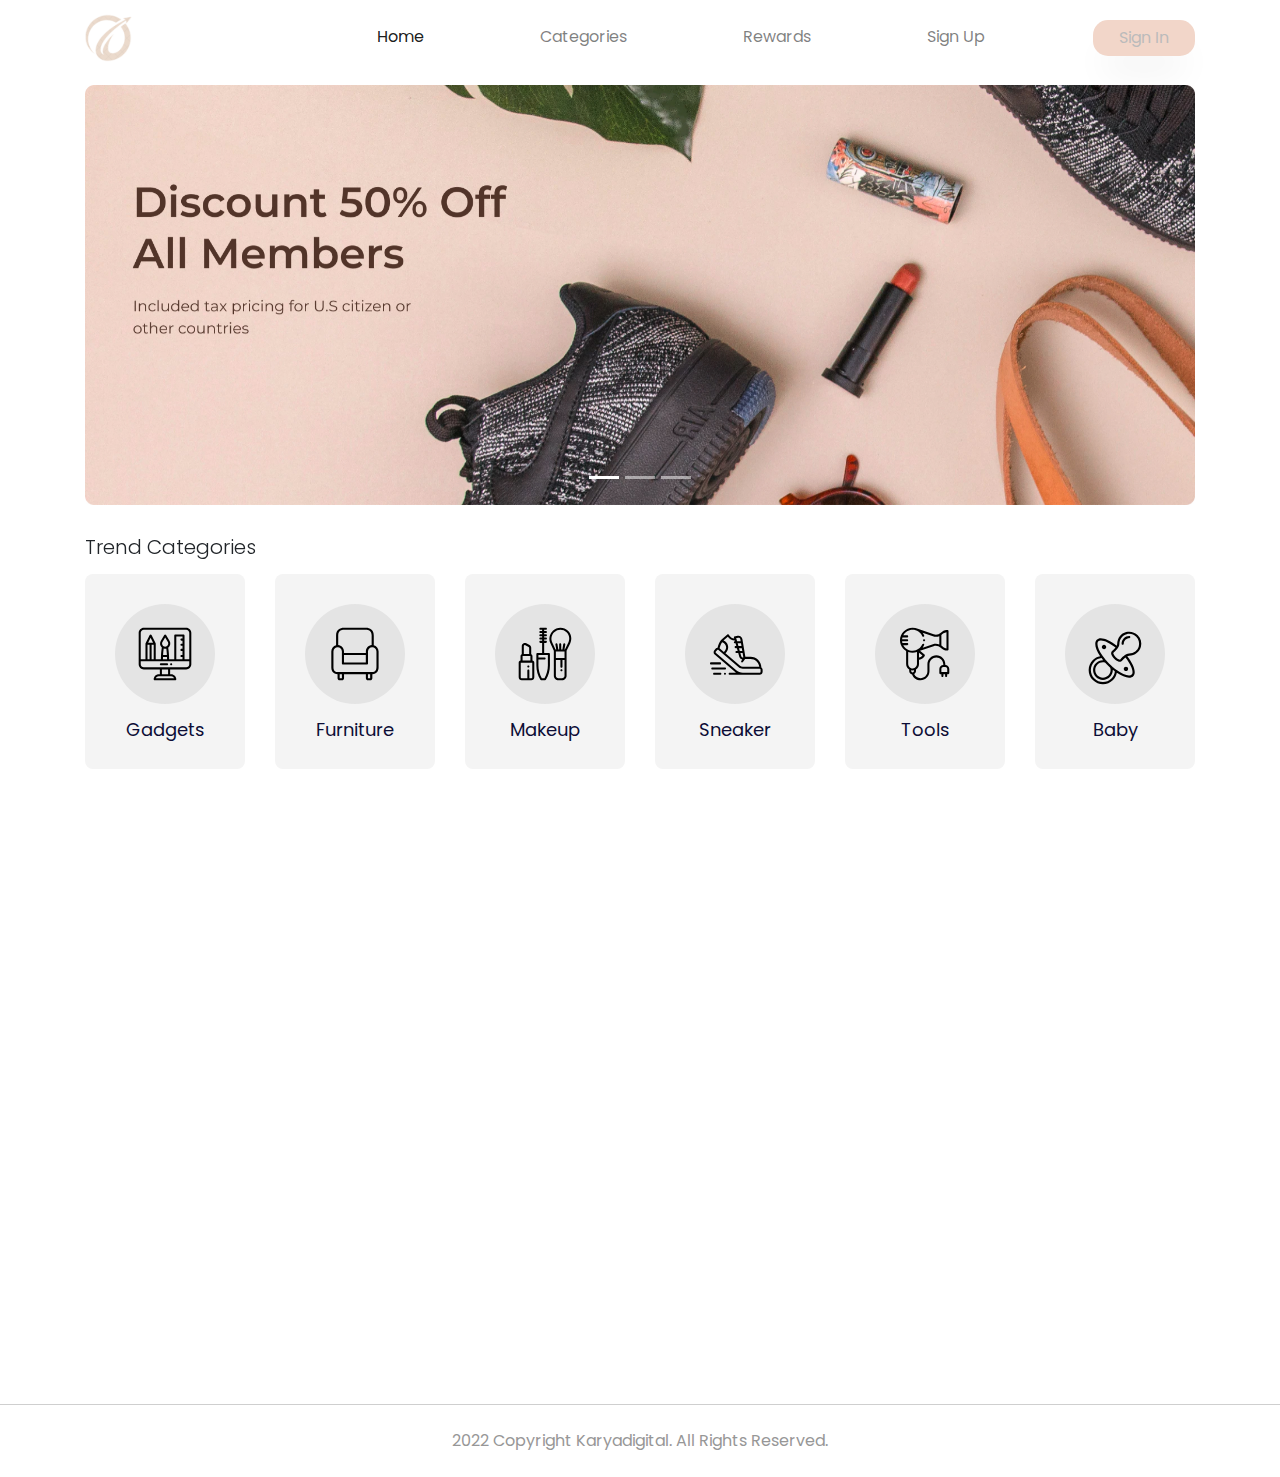
<file: index.html>
<!DOCTYPE html>
<html lang="en">

<head>
  <meta charset="utf-8" />
  <meta name="viewport" content="width=device-width, initial-scale=1, shrink-to-fit=no" />
  <meta name="description" content="" />
  <meta name="author" content="" />

  <title>Store - Your Best Marketplace</title>

  <link href="https://unpkg.com/aos@2.3.1/dist/aos.css" rel="stylesheet" />
  <link href="style/main.css" rel="stylesheet" />
</head>

<body>
  <!-- Navbar -->
  <nav class="navbar navbar-expand-lg navbar-light navbar-store fixed-top navbar-fixed-top" data-aos="fade-down">
    <div class="container">
      <a class="navbar-brand" href="index.html">
        <img src="images/logo4.svg" class="logo" alt="" />
      </a>
      <button class="navbar-toggler" type="button" data-toggle="collapse" data-target="#navbarResponsive"
        aria-controls="navbarResponsive" aria-expanded="false" aria-label="Toggle navigation">
        <span class="navbar-toggler-icon"></span>
      </button>
      <div class="collapse navbar-collapse" id="navbarResponsive">
        <ul class="navbar-nav ml-auto">
          <li class="nav-item active">
            <a class="nav-link" href="index.html">Home </a>
          </li>
          <li class="nav-item">
            <a class="nav-link" href="categories.html">Categories</a>
          </li>
          <li class="nav-item">
            <a class="nav-link" href="#">Rewards</a>
          </li>
          <li class="nav-item">
            <a class="nav-link" href="register.html">Sign Up</a>
          </li>
          <li class="nav-item">
            <a class="btn btn-signup btn-nav" href="login.html">Sign In</a>
          </li>
        </ul>
      </div>
    </div>
  </nav>
  <!-- Endnavbar -->

  <!-- Page Content -->
  <div class="page-content page-home">
    <section class="store-carousel">
      <div class="container">
        <div class="row">
          <div class="col-lg-12" data-aos="zoom-in">
            <div id="storeCarousel" class="carousel slide" data-ride="carousel">
              <ol class="carousel-indicators">
                <li data-target="#storeCarousel" data-slide-to="0" class="active"></li>
                <li data-target="#storeCarousel" data-slide-to="1"></li>
                <li data-target="#storeCarousel" data-slide-to="2"></li>
              </ol>
              <div class="carousel-inner">
                <div class="carousel-item active">
                  <img src="images/banner.jpg" class="d-block w-100" alt="Carousel Image" />
                </div>
                <div class="carousel-item">
                  <img src="images/banner.jpg" class="d-block w-100" alt="Carousel Image" />
                </div>
                <div class="carousel-item">
                  <img src="images/banner.jpg" class="d-block w-100" alt="Carousel Image" />
                </div>
              </div>
            </div>
          </div>
        </div>
      </div>
    </section>
    <section class="store-trend-categories">
      <div class="container">
        <div class="row">
          <div class="col-12" data-aos="fade-up">
            <h5>Trend Categories</h5>
          </div>
        </div>
        <div class="row">
          <div class="col-6 col-md-3 col-lg-2" data-aos="fade-up" data-aos-delay="100">
            <a class="component-categories d-block" href="#">
              <div class="categories-image">
                <img src="images/categories-gadgets.svg" alt="Gadgets Categories" class="w-100" />
              </div>
              <p class="categories-text">
                Gadgets
              </p>
            </a>
          </div>
          <div class="col-6 col-md-3 col-lg-2" data-aos="fade-up" data-aos-delay="200">
            <a class="component-categories d-block" href="#">
              <div class="categories-image">
                <img src="images/categories-furniture.svg" alt="Furniture Categories" class="w-100" />
              </div>
              <p class="categories-text">
                Furniture
              </p>
            </a>
          </div>
          <div class="col-6 col-md-3 col-lg-2" data-aos="fade-up" data-aos-delay="300">
            <a class="component-categories d-block" href="#">
              <div class="categories-image">
                <img src="images/categories-makeup.svg" alt="Makeup Categories" class="w-100" />
              </div>
              <p class="categories-text">
                Makeup
              </p>
            </a>
          </div>
          <div class="col-6 col-md-3 col-lg-2" data-aos="fade-up" data-aos-delay="400">
            <a class="component-categories d-block" href="#">
              <div class="categories-image">
                <img src="images/categories-sneaker.svg" alt="Sneaker Categories" class="w-100" />
              </div>
              <p class="categories-text">
                Sneaker
              </p>
            </a>
          </div>
          <div class="col-6 col-md-3 col-lg-2" data-aos="fade-up" data-aos-delay="500">
            <a class="component-categories d-block" href="#">
              <div class="categories-image">
                <img src="images/categories-tools.svg" alt="Tools Categories" class="w-100" />
              </div>
              <p class="categories-text">
                Tools
              </p>
            </a>
          </div>
          <div class="col-6 col-md-3 col-lg-2" data-aos="fade-up" data-aos-delay="600">
            <a class="component-categories d-block" href="#">
              <div class="categories-image">
                <img src="images/categories-baby.svg" alt="Baby Categories" class="w-100" />
              </div>
              <p class="categories-text">
                Baby
              </p>
            </a>
          </div>
        </div>
      </div>
    </section>
    <section class="store-new-products">
      <div class="container">
        <div class="row">
          <div class="col-12" data-aos="fade-up">
            <h5>New Products</h5>
          </div>
        </div>
        <div class="row">
          <div class="col-6 col-md-4 col-lg-3" data-aos="fade-up" data-aos-delay="100">
            <a class="component-products d-block" href="details.html">
              <div class="products-thumbnail">
                <div class="products-image" style="
                      background-image: url('images/products-apple-watch.jpg');
                    "></div>
              </div>
              <div class="products-text">
                Apple Watch 4
              </div>
              <div class="products-price">
                $890
              </div>
            </a>
          </div>
          <div class="col-6 col-md-4 col-lg-3" data-aos="fade-up" data-aos-delay="200">
            <a class="component-products d-block" href="details.html">
              <div class="products-thumbnail">
                <div class="products-image" style="
                      background-image: url('images/products-orange-bogotta.jpg');
                    "></div>
              </div>
              <div class="products-text">
                Orange Bogotta
              </div>
              <div class="products-price">
                $94,509
              </div>
            </a>
          </div>
          <div class="col-6 col-md-4 col-lg-3" data-aos="fade-up" data-aos-delay="300">
            <a class="component-products d-block" href="details.html">
              <div class="products-thumbnail">
                <div class="products-image" style="
                      background-image: url('images/products-sofa-ternyaman.jpg');
                    "></div>
              </div>
              <div class="products-text">
                Sofa Ternyaman
              </div>
              <div class="products-price">
                $1,409
              </div>
            </a>
          </div>
          <div class="col-6 col-md-4 col-lg-3" data-aos="fade-up" data-aos-delay="400">
            <a class="component-products d-block" href="details.html">
              <div class="products-thumbnail">
                <div class="products-image" style="
                      background-image: url('images/products-bubuk-maketti.jpg');
                    "></div>
              </div>
              <div class="products-text">
                Bubuk Maketti
              </div>
              <div class="products-price">
                $225
              </div>
            </a>
          </div>
          <div class="col-6 col-md-4 col-lg-3" data-aos="fade-up" data-aos-delay="500">
            <a class="component-products d-block" href="details.html">
              <div class="products-thumbnail">
                <div class="products-image" style="
                      background-image: url('images/products-tatakan-gelas.jpg');
                    "></div>
              </div>
              <div class="products-text">
                Tatakan Gelas
              </div>
              <div class="products-price">
                $45,184
              </div>
            </a>
          </div>
          <div class="col-6 col-md-4 col-lg-3" data-aos="fade-up" data-aos-delay="600">
            <a class="component-products d-block" href="details.html">
              <div class="products-thumbnail">
                <div class="products-image" style="
                      background-image: url('images/products-mavic-kawe.jpg');
                    "></div>
              </div>
              <div class="products-text">
                Mavic Kawe
              </div>
              <div class="products-price">
                $503
              </div>
            </a>
          </div>
          <div class="col-6 col-md-4 col-lg-3" data-aos="fade-up" data-aos-delay="700">
            <a class="component-products d-block" href="details.html">
              <div class="products-thumbnail">
                <div class="products-image" style="
                      background-image: url('images/products-black-edition-nike.jpg');
                    "></div>
              </div>
              <div class="products-text">
                Black Edition Nike
              </div>
              <div class="products-price">
                $70,482
              </div>
            </a>
          </div>
          <div class="col-6 col-md-4 col-lg-3" data-aos="fade-up" data-aos-delay="800">
            <a class="component-products d-block" href="details.html">
              <div class="products-thumbnail">
                <div class="products-image" style="
                      background-image: url('images/products-monkey-toys.jpg');
                    "></div>
              </div>
              <div class="products-text">
                Monkey Toys
              </div>
              <div class="products-price">
                $783
              </div>
            </a>
          </div>
        </div>
      </div>
    </section>
  </div>

  <footer>
    <div class="container">
      <div class="row">
        <div class="col-12 text-center">
          <p class="pt-4 pb-2">
            2022 Copyright Karyadigital. All Rights Reserved.
          </p>
        </div>
      </div>
    </div>
  </footer>

  <!-- Bootstrap core JavaScript -->
  <script src="vendor/jquery/jquery.slim.min.js"></script>
  <script src="vendor/bootstrap/js/bootstrap.bundle.min.js"></script>
  <script src="https://unpkg.com/aos@2.3.1/dist/aos.js"></script>
  <script>
    AOS.init();
  </script>
  <script src="script/navbar-scroll.js"></script>
</body>

</html>
</file>
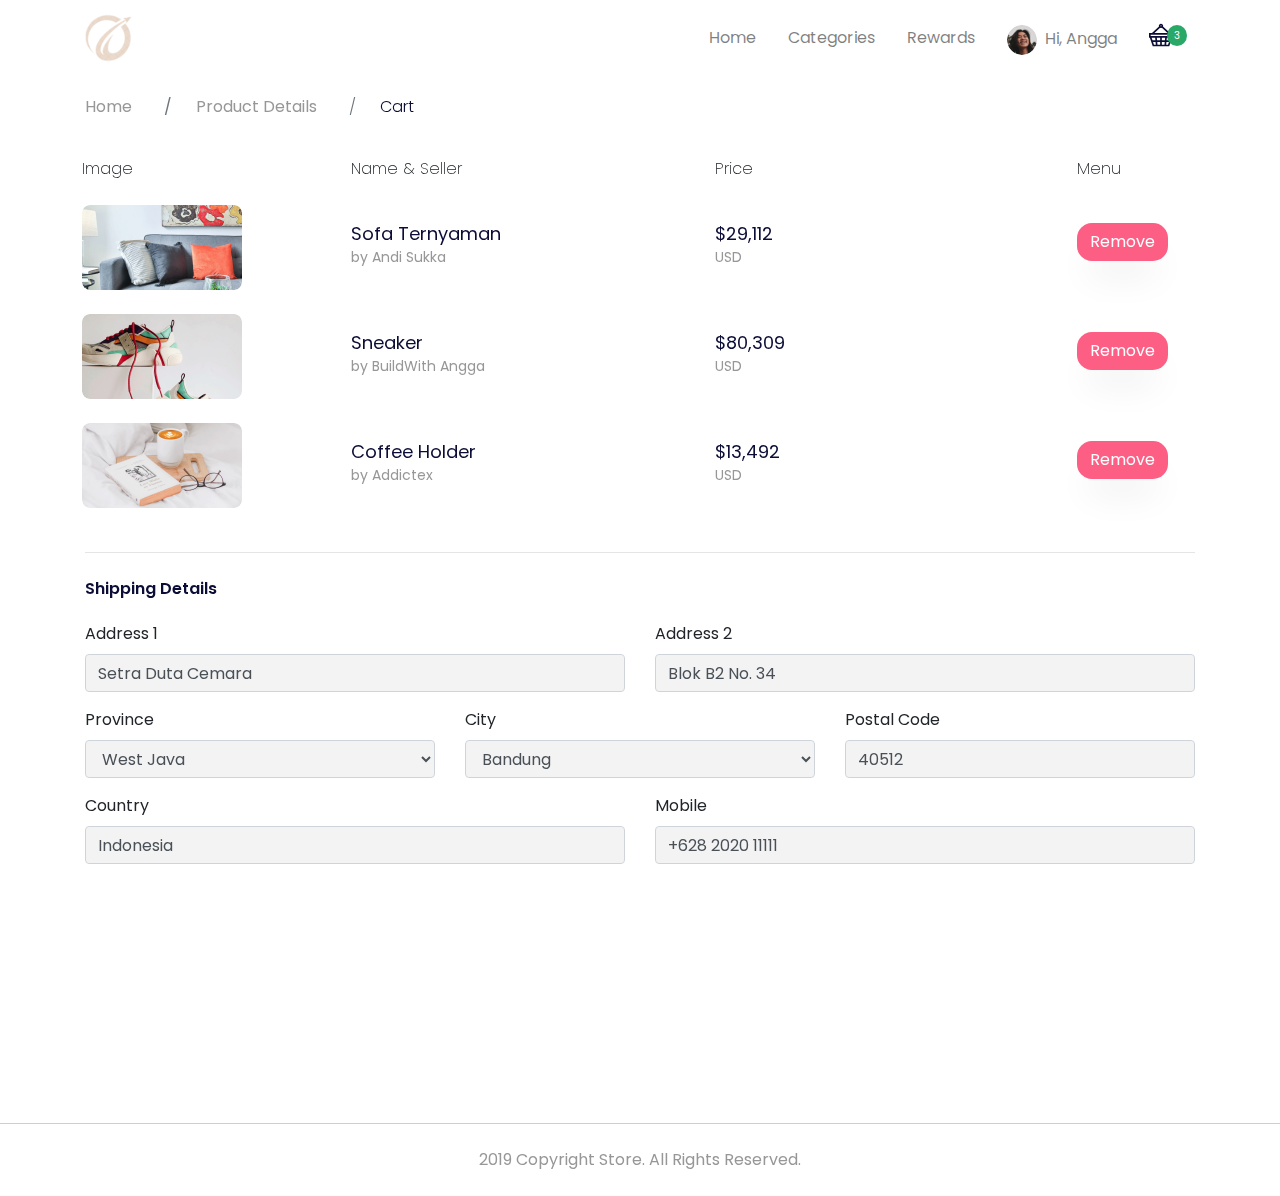
<file: cart.html>
<!DOCTYPE html>
<html lang="en">

<head>
  <meta charset="utf-8" />
  <meta name="viewport" content="width=device-width, initial-scale=1, shrink-to-fit=no" />
  <meta name="description" content="" />
  <meta name="author" content="" />

  <title>Store - Your Best Marketplace</title>

  <link href="https://unpkg.com/aos@2.3.1/dist/aos.css" rel="stylesheet" />
  <link href="style/main.css" rel="stylesheet" />
</head>

<body>
  <!-- Navigation -->
  <nav class="navbar navbar-expand-lg navbar-light navbar-store fixed-top navbar-fixed-top" data-aos="fade-down"
    aria-label="Navbar">
    <div class="container">
      <a class="navbar-brand" href="/">
        <img src="/images/logo4.svg" class="logo" alt="" />
      </a>
      <button class="navbar-toggler" type="button" data-toggle="collapse" data-target="#navbarResponsive"
        aria-controls="navbarResponsive" aria-expanded="false" aria-label="Toggle navigation">
        <span class="navbar-toggler-icon"></span>
      </button>
      <div class="collapse navbar-collapse " id="navbarResponsive">
        <ul class="navbar-nav ml-auto">
          <li class="nav-item">
            <a class="nav-link ml-lg-3 mr-auto" href="/">Home </a>
          </li>
          <li class="nav-item">
            <a class="nav-link ml-lg-3 mr-auto" href="/categories.html">Categories</a>
          </li>
          <li class="nav-item">
            <a class="nav-link ml-lg-3 mr-auto" href="#">Rewards</a>
          </li>
        </ul>

        <!-- Desktop Menu -->
        <ul class="navbar-nav d-none d-lg-flex">
          <li class="nav-item dropdown">
            <a class="nav-link mt-1 ml-3 mr-auto" href="#" id="navbarDropdown" role="button" data-toggle="dropdown"
              aria-haspopup="true" aria-expanded="false">
              <img src="/images/icon-user.png" alt="" class="rounded-circle mr-1 profile-picture" />
              Hi, Angga
            </a>
            <div class="dropdown-menu" aria-labelledby="navbarDropdown">
              <a class="dropdown-item" href="/dashboard.html">Dashboard</a>
              <a class="dropdown-item" href="/dashboard-account.html">Settings</a>
              <div class="dropdown-divider"></div>
              <a class="dropdown-item" href="/">Logout</a>
            </div>
          </li>
          <li class="nav-item">
            <a class="nav-link ml-3 mr-auto d-inline-block mt-1" href="#">
              <img src="/images/icon-cart-filled.svg" alt="" />
              <div class="cart-badge">3</div>
            </a>
          </li>
        </ul>

        <!-- Mobile Menu -->
        <ul class="navbar-nav d-block d-lg-none">
          <li class="nav-item">
            <a class="nav-link" href="#">
              Hi, Angga
            </a>
          </li>
          <li class="nav-item">
            <a class="nav-link d-inline-block" href="#">
              Cart
            </a>
          </li>
        </ul>
      </div>
    </div>
  </nav>

  <!-- Page Content -->
  <div class="page-content page-cart">
    <section class="store-breadcrumbs" data-aos="fade-down" data-aos-delay="100">
      <div class="container">
        <div class="row">
          <div class="col-12">
            <nav aria-label="breadcrumb">
              <ol class="breadcrumb">
                <li class="breadcrumb-item"><a href="/">Home</a></li>
                <li class="breadcrumb-item"><a href="/details.html">Product Details</a>
                </li>
                <li class="breadcrumb-item active" aria-current="page">
                  Cart
                </li>
              </ol>
            </nav>
          </div>
        </div>
      </div>
    </section>
    <section class="store-cart">
      <div class="container">
        <div class="row" data-aos="fade-up" data-aos-delay="100">
          <div class="col-12 table-responsive">
            <table class="table table-borderless table-cart" aria-describedby="Cart">
              <thead>
                <tr>
                  <th scope="col">Image</th>
                  <th scope="col">Name &amp; Seller</th>
                  <th scope="col">Price</th>
                  <th scope="col">Menu</th>
                </tr>
              </thead>
              <tbody>
                <tr>
                  <td style="width: 25%;">
                    <img src="/images/product-cart-1.jpg" alt="" class="cart-image" />
                  </td>
                  <td style="width: 35%;">
                    <div class="product-title">Sofa Ternyaman</div>
                    <div class="product-subtitle">by Andi Sukka</div>
                  </td>
                  <td style="width: 35%;">
                    <div class="product-title">$29,112</div>
                    <div class="product-subtitle">USD</div>
                  </td>
                  <td style="width: 20%;">
                    <a href="#" class="btn btn-remove-cart">
                      Remove
                    </a>
                  </td>
                </tr>
                <tr>
                  <td style="width: 25%;">
                    <img src="/images/product-cart-2.jpg" alt="" class="cart-image" />
                  </td>
                  <td style="width: 25%;">
                    <div class="product-title">Sneaker</div>
                    <div class="product-subtitle">by BuildWith Angga</div>
                  </td>
                  <td style="width: 25%;">
                    <div class="product-title">$80,309</div>
                    <div class="product-subtitle">USD</div>
                  </td>
                  <td style="width: 25%;">
                    <a href="#" class="btn btn-remove-cart">
                      Remove
                    </a>
                  </td>
                </tr>
                <tr>
                  <td style="width: 25%;">
                    <img src="/images/product-cart-3.jpg" alt="" class="cart-image" />
                  </td>
                  <td style="width: 25%;">
                    <div class="product-title">Coffee Holder</div>
                    <div class="product-subtitle">by Addictex</div>
                  </td>
                  <td style="width: 25%;">
                    <div class="product-title">$13,492</div>
                    <div class="product-subtitle">USD</div>
                  </td>
                  <td style="width: 25%;">
                    <a href="#" class="btn btn-remove-cart">
                      Remove
                    </a>
                  </td>
                </tr>
              </tbody>
            </table>
          </div>
        </div>
        <div class="row" data-aos="fade-up" data-aos-delay="150">
          <div class="col-12">
            <hr />
          </div>
          <div class="col-12">
            <h2 class="mb-4">Shipping Details</h2>
          </div>
        </div>
        <div class="row mb-2" data-aos="fade-up" data-aos-delay="200">
          <div class="col-md-6">
            <div class="form-group">
              <label for="addressOne">Address 1</label>
              <input type="text" class="form-control" id="addressOne" aria-describedby="emailHelp" name="addressOne"
                value="Setra Duta Cemara" />
            </div>
          </div>
          <div class="col-md-6">
            <div class="form-group">
              <label for="addressTwo">Address 2</label>
              <input type="text" class="form-control" id="addressTwo" aria-describedby="emailHelp" name="addressTwo"
                value="Blok B2 No. 34" />
            </div>
          </div>
          <div class="col-md-4">
            <div class="form-group">
              <label for="province">Province</label>
              <select name="province" id="province" class="form-control">
                <option value="West Java">West Java</option>
              </select>
            </div>
          </div>
          <div class="col-md-4">
            <div class="form-group">
              <label for="city">City</label>
              <select name="city" id="city" class="form-control">
                <option value="Bandung">Bandung</option>
              </select>
            </div>
          </div>
          <div class="col-md-4">
            <div class="form-group">
              <label for="postalCode">Postal Code</label>
              <input type="text" class="form-control" id="postalCode" name="postalCode" value="40512" />
            </div>
          </div>
          <div class="col-md-6">
            <div class="form-group">
              <label for="country">Country</label>
              <input type="text" class="form-control" id="country" name="country" value="Indonesia" />
            </div>
          </div>
          <div class="col-md-6">
            <div class="form-group">
              <label for="mobile">Mobile</label>
              <input type="text" class="form-control" id="mobile" name="mobile" value="+628 2020 11111" />
            </div>
          </div>
        </div>
        <div class="row" data-aos="fade-up" data-aos-delay="150">
          <div class="col-12">
            <hr />
          </div>
          <div class="col-12">
            <h2>Payment Informations</h2>
          </div>
        </div>
        <div class="row" data-aos="fade-up" data-aos-delay="200">
          <div class="col-4 col-md-2">
            <div class="product-title">$10</div>
            <div class="product-subtitle">Country Tax</div>
          </div>
          <div class="col-4 col-md-3">
            <div class="product-title">$280</div>
            <div class="product-subtitle">Product Insurance</div>
          </div>
          <div class="col-4 col-md-2">
            <div class="product-title">$580</div>
            <div class="product-subtitle">Ship to Jakarta</div>
          </div>
          <div class="col-4 col-md-2">
            <div class="product-title text-success">$392,409</div>
            <div class="product-subtitle">Total</div>
          </div>
          <div class="col-8 col-md-3">
            <a href="/success.html" class="btn btn-success mt-4 px-4 btn-block">
              Checkout Now
            </a>
          </div>
        </div>
      </div>
    </section>
  </div>

  <footer>
    <div class="container">
      <div class="row">
        <div class="col-12 text-center">
          <p class="pt-4 pb-2">
            2019 Copyright Store. All Rights Reserved.
          </p>
        </div>
      </div>
    </div>
  </footer>

  <!-- Bootstrap core JavaScript -->
  <script src="/vendor/jquery/jquery.slim.min.js"></script>
  <script src="/vendor/bootstrap/js/bootstrap.bundle.min.js"></script>
  <script src="https://unpkg.com/aos@2.3.1/dist/aos.js"></script>
  <script>
    AOS.init();
  </script>
  <script src="/script/navbar-scroll.js"></script>
</body>

</html>
</file>
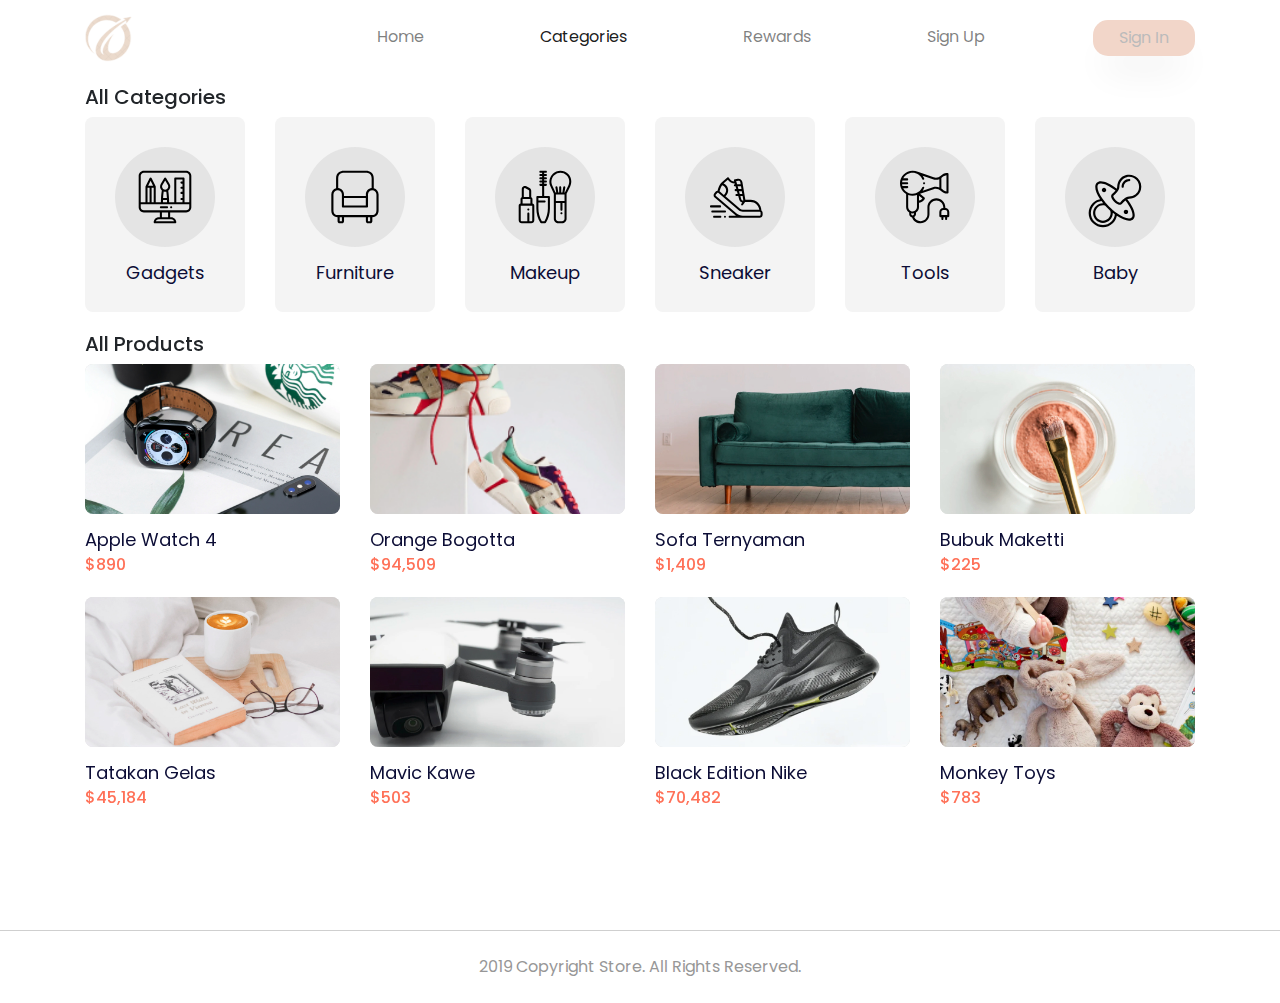
<file: categories.html>
<!DOCTYPE html>
<html lang="en">

<head>
  <meta charset="utf-8" />
  <meta name="viewport" content="width=device-width, initial-scale=1, shrink-to-fit=no" />
  <meta name="description" content="" />
  <meta name="author" content="" />

  <title>Store - Your Best Marketplace</title>

  <link href="https://unpkg.com/aos@2.3.1/dist/aos.css" rel="stylesheet" />
  <link href="style/main.css" rel="stylesheet" />
</head>

<body>
  <!-- Navigation -->
  <nav class="navbar navbar-expand-lg navbar-light navbar-store fixed-top navbar-fixed-top" data-aos="fade-down">
    <div class="container">
      <a class="navbar-brand" href="/">
        <img src="/images/logo4.svg" class="logo" alt="" />
      </a>
      <button class="navbar-toggler" type="button" data-toggle="collapse" data-target="#navbarResponsive"
        aria-controls="navbarResponsive" aria-expanded="false" aria-label="Toggle navigation">
        <span class="navbar-toggler-icon"></span>
      </button>
      <div class="collapse navbar-collapse" id="navbarResponsive">
        <ul class="navbar-nav ml-auto">
          <li class="nav-item">
            <a class="nav-link" href="/">Home </a>
          </li>
          <li class="nav-item active">
            <a class="nav-link" href="/categories.html">Categories</a>
          </li>
          <li class="nav-item">
            <a class="nav-link" href="#">Rewards</a>
          </li>
          <li class="nav-item">
            <a class="nav-link" href="/register.html">Sign Up</a>
          </li>
          <li class="nav-item">
            <a class="btn btn-signup btn-nav" href="/login.html">Sign In</a>
          </li>
        </ul>
      </div>
    </div>
  </nav>
  <!-- Endnavbar -->

  <!-- Page Content -->
  <div class="page-content page-categories">
    <section class="store-trend-categories">
      <div class="container">
        <div class="row">
          <div class="col-12" data-aos="fade-up">
            <h5>All Categories</h5>
          </div>
        </div>
        <div class="row">
          <div class="col-6 col-md-3 col-lg-2" data-aos="fade-up" data-aos-delay="100">
            <a class="component-categories d-block" href="#">
              <div class="categories-image">
                <img src="/images/categories-gadgets.svg" alt="Gadgets Categories" class="w-100" />
              </div>
              <p class="categories-text">
                Gadgets
              </p>
            </a>
          </div>
          <div class="col-6 col-md-3 col-lg-2" data-aos="fade-up" data-aos-delay="200">
            <a class="component-categories d-block" href="#">
              <div class="categories-image">
                <img src="/images/categories-furniture.svg" alt="Furniture Categories" class="w-100" />
              </div>
              <p class="categories-text">
                Furniture
              </p>
            </a>
          </div>
          <div class="col-6 col-md-3 col-lg-2" data-aos="fade-up" data-aos-delay="300">
            <a class="component-categories d-block" href="#">
              <div class="categories-image">
                <img src="/images/categories-makeup.svg" alt="Makeup Categories" class="w-100" />
              </div>
              <p class="categories-text">
                Makeup
              </p>
            </a>
          </div>
          <div class="col-6 col-md-3 col-lg-2" data-aos="fade-up" data-aos-delay="400">
            <a class="component-categories d-block" href="#">
              <div class="categories-image">
                <img src="/images/categories-sneaker.svg" alt="Sneaker Categories" class="w-100" />
              </div>
              <p class="categories-text">
                Sneaker
              </p>
            </a>
          </div>
          <div class="col-6 col-md-3 col-lg-2" data-aos="fade-up" data-aos-delay="500">
            <a class="component-categories d-block" href="#">
              <div class="categories-image">
                <img src="/images/categories-tools.svg" alt="Tools Categories" class="w-100" />
              </div>
              <p class="categories-text">
                Tools
              </p>
            </a>
          </div>
          <div class="col-6 col-md-3 col-lg-2" data-aos="fade-up" data-aos-delay="600">
            <a class="component-categories d-block" href="#">
              <div class="categories-image">
                <img src="/images/categories-baby.svg" alt="Baby Categories" class="w-100" />
              </div>
              <p class="categories-text">
                Baby
              </p>
            </a>
          </div>
        </div>
      </div>
    </section>
    <section class="store-new-products">
      <div class="container">
        <div class="row">
          <div class="col-12" data-aos="fade-up">
            <h5>All Products</h5>
          </div>
        </div>
        <div class="row">
          <div class="col-6 col-md-4 col-lg-3" data-aos="fade-up" data-aos-delay="100">
            <a class="component-products d-block" href="/details.html">
              <div class="products-thumbnail">
                <div class="products-image" style="
                      background-image: url('/images/products-apple-watch.jpg');
                    "></div>
              </div>
              <div class="products-text">
                Apple Watch 4
              </div>
              <div class="products-price">
                $890
              </div>
            </a>
          </div>
          <div class="col-6 col-md-4 col-lg-3" data-aos="fade-up" data-aos-delay="200">
            <a class="component-products d-block" href="/details.html">
              <div class="products-thumbnail">
                <div class="products-image" style="
                      background-image: url('/images/products-orange-bogotta.jpg');
                    "></div>
              </div>
              <div class="products-text">
                Orange Bogotta
              </div>
              <div class="products-price">
                $94,509
              </div>
            </a>
          </div>
          <div class="col-6 col-md-4 col-lg-3" data-aos="fade-up" data-aos-delay="300">
            <a class="component-products d-block" href="/details.html">
              <div class="products-thumbnail">
                <div class="products-image" style="
                      background-image: url('/images/products-sofa-ternyaman.jpg');
                    "></div>
              </div>
              <div class="products-text">
                Sofa Ternyaman
              </div>
              <div class="products-price">
                $1,409
              </div>
            </a>
          </div>
          <div class="col-6 col-md-4 col-lg-3" data-aos="fade-up" data-aos-delay="400">
            <a class="component-products d-block" href="/details.html">
              <div class="products-thumbnail">
                <div class="products-image" style="
                      background-image: url('/images/products-bubuk-maketti.jpg');
                    "></div>
              </div>
              <div class="products-text">
                Bubuk Maketti
              </div>
              <div class="products-price">
                $225
              </div>
            </a>
          </div>
          <div class="col-6 col-md-4 col-lg-3" data-aos="fade-up" data-aos-delay="500">
            <a class="component-products d-block" href="/details.html">
              <div class="products-thumbnail">
                <div class="products-image" style="
                      background-image: url('/images/products-tatakan-gelas.jpg');
                    "></div>
              </div>
              <div class="products-text">
                Tatakan Gelas
              </div>
              <div class="products-price">
                $45,184
              </div>
            </a>
          </div>
          <div class="col-6 col-md-4 col-lg-3" data-aos="fade-up" data-aos-delay="600">
            <a class="component-products d-block" href="/details.html">
              <div class="products-thumbnail">
                <div class="products-image" style="
                      background-image: url('/images/products-mavic-kawe.jpg');
                    "></div>
              </div>
              <div class="products-text">
                Mavic Kawe
              </div>
              <div class="products-price">
                $503
              </div>
            </a>
          </div>
          <div class="col-6 col-md-4 col-lg-3" data-aos="fade-up" data-aos-delay="700">
            <a class="component-products d-block" href="/details.html">
              <div class="products-thumbnail">
                <div class="products-image" style="
                      background-image: url('/images/products-black-edition-nike.jpg');
                    "></div>
              </div>
              <div class="products-text">
                Black Edition Nike
              </div>
              <div class="products-price">
                $70,482
              </div>
            </a>
          </div>
          <div class="col-6 col-md-4 col-lg-3" data-aos="fade-up" data-aos-delay="800">
            <a class="component-products d-block" href="/details.html">
              <div class="products-thumbnail">
                <div class="products-image" style="
                      background-image: url('/images/products-monkey-toys.jpg');
                    "></div>
              </div>
              <div class="products-text">
                Monkey Toys
              </div>
              <div class="products-price">
                $783
              </div>
            </a>
          </div>
        </div>
      </div>
    </section>
  </div>

  <footer>
    <div class="container">
      <div class="row">
        <div class="col-12 text-center">
          <p class="pt-4 pb-2">
            2019 Copyright Store. All Rights Reserved.
          </p>
        </div>
      </div>
    </div>
  </footer>

  <!-- Bootstrap core JavaScript -->
  <script src="/vendor/jquery/jquery.slim.min.js"></script>
  <script src="/vendor/bootstrap/js/bootstrap.bundle.min.js"></script>
  <script src="https://unpkg.com/aos@2.3.1/dist/aos.js"></script>
  <script>
    AOS.init();
  </script>
  <script src="/script/navbar-scroll.js"></script>
</body>

</html>
</file>
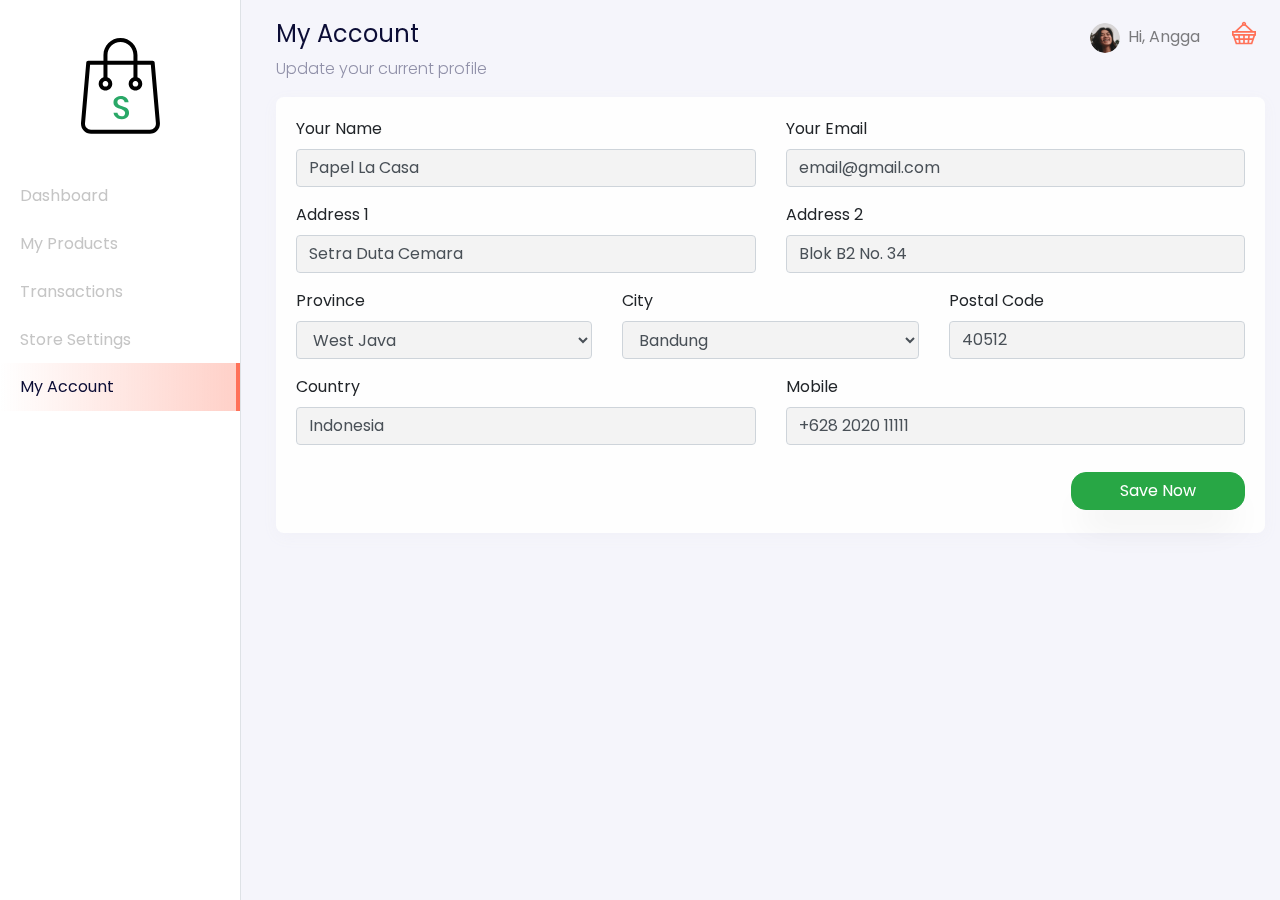
<file: dashboard-account.html>
<!DOCTYPE html>
<html lang="en">

<head>
  <meta charset="utf-8" />
  <meta name="viewport" content="width=device-width, initial-scale=1, shrink-to-fit=no" />
  <meta name="description" content="" />
  <meta name="author" content="" />

  <title>Dashboard - Your Best Marketplace</title>

  <link href="https://unpkg.com/aos@2.3.1/dist/aos.css" rel="stylesheet" />
  <link href="style/main.css" rel="stylesheet" />
</head>

<body>
  <div class="page-dashboard">
    <div class="d-flex" id="wrapper" data-aos="fade-right">
      <!-- Sidebar -->
      <div class="border-right" id="sidebar-wrapper">
        <div class="sidebar-heading text-center">
          <img src="/images/dashboard-store-logo.svg" alt="" class="my-4" />
        </div>
        <div class="list-group list-group-flush">
          <a href="/dashboard.html" class="list-group-item list-group-item-action">Dashboard</a>
          <a href="/dashboard-products.html" class="list-group-item list-group-item-action">My Products</a>
          <a href="/dashboard-transactions.html" class="list-group-item list-group-item-action">Transactions</a>
          <a href="/dashboard-settings.html" class="list-group-item list-group-item-action">Store Settings</a>
          <a href="/dashboard-account.html" class="list-group-item list-group-item-action active">My Account</a>
        </div>
      </div>
      <!-- /#sidebar-wrapper -->

      <!-- Page Content -->
      <div id="page-content-wrapper">
        <nav class="navbar navbar-store navbar-expand-lg navbar-light fixed-top" data-aos="fade-down">
          <button class="btn btn-secondary d-md-none mr-auto mr-2" id="menu-toggle">
            &laquo; Menu
          </button>

          <button class="navbar-toggler" type="button" data-toggle="collapse" data-target="#navbarSupportedContent"
            aria-controls="navbarSupportedContent" aria-expanded="false" aria-label="Toggle navigation">
            <span class="navbar-toggler-icon"></span>
          </button>

          <div class="collapse navbar-collapse" id="navbarSupportedContent">
            <ul class="navbar-nav ml-auto d-none d-lg-flex">
              <li class="nav-item dropdown">
                <a class="nav-link nav-link mt-1" href="#" id="navbarDropdown" role="button" data-toggle="dropdown"
                  aria-haspopup="true" aria-expanded="false">
                  <img src="/images/icon-user.png" alt="" class="rounded-circle mr-1 profile-picture" />
                  Hi, Angga
                </a>
                <div class="dropdown-menu" aria-labelledby="navbarDropdown">
                  <a class="dropdown-item" href="/index.html">Back to Store</a>
                  <a class="dropdown-item" href="/dashboard-account.html">Settings</a>
                  <div class="dropdown-divider"></div>
                  <a class="dropdown-item" href="/">Logout</a>
                </div>
              </li>
              <li class="nav-item">
                <a class="nav-link ml-3 mr-auto d-inline-block mt-1" href="#">
                  <img src="/images/icon-cart-empty.svg" alt="" />
                </a>
              </li>
            </ul>
            <!-- Mobile Menu -->
            <ul class="navbar-nav d-block d-lg-none mt-3">
              <li class="nav-item">
                <a class="nav-link" href="#">
                  Hi, Angga
                </a>
              </li>
              <li class="nav-item">
                <a class="nav-link d-inline-block" href="#">
                  Cart
                </a>
              </li>
            </ul>
          </div>
        </nav>

        <div class="section-content section-dashboard-home" data-aos="fade-up">
          <div class="container-fluid">
            <div class="dashboard-heading">
              <h2 class="dashboard-title">My Account</h2>
              <p class="dashboard-subtitle">
                Update your current profile
              </p>
            </div>
            <div class="dashboard-content">
              <div class="row">
                <div class="col-12">
                  <form action="">
                    <div class="card">
                      <div class="card-body">
                        <div class="row mb-2">
                          <div class="col-md-6">
                            <div class="form-group">
                              <label for="name">Your Name</label>
                              <input type="text" class="form-control" id="name" aria-describedby="emailHelp" name="name"
                                value="Papel La Casa" />
                            </div>
                          </div>
                          <div class="col-md-6">
                            <div class="form-group">
                              <label for="email">Your Email</label>
                              <input type="email" class="form-control" id="email" aria-describedby="emailHelp"
                                name="email" value="email@gmail.com" />
                            </div>
                          </div>
                          <div class="col-md-6">
                            <div class="form-group">
                              <label for="addressOne">Address 1</label>
                              <input type="text" class="form-control" id="addressOne" aria-describedby="emailHelp"
                                name="addressOne" value="Setra Duta Cemara" />
                            </div>
                          </div>
                          <div class="col-md-6">
                            <div class="form-group">
                              <label for="addressTwo">Address 2</label>
                              <input type="text" class="form-control" id="addressTwo" aria-describedby="emailHelp"
                                name="addressTwo" value="Blok B2 No. 34" />
                            </div>
                          </div>
                          <div class="col-md-4">
                            <div class="form-group">
                              <label for="province">Province</label>
                              <select name="province" id="province" class="form-control">
                                <option value="West Java">West Java</option>
                              </select>
                            </div>
                          </div>
                          <div class="col-md-4">
                            <div class="form-group">
                              <label for="city">City</label>
                              <select name="city" id="city" class="form-control">
                                <option value="Bandung">Bandung</option>
                              </select>
                            </div>
                          </div>
                          <div class="col-md-4">
                            <div class="form-group">
                              <label for="postalCode">Postal Code</label>
                              <input type="text" class="form-control" id="postalCode" name="postalCode" value="40512" />
                            </div>
                          </div>
                          <div class="col-md-6">
                            <div class="form-group">
                              <label for="country">Country</label>
                              <input type="text" class="form-control" id="country" name="country" value="Indonesia" />
                            </div>
                          </div>
                          <div class="col-md-6">
                            <div class="form-group">
                              <label for="mobile">Mobile</label>
                              <input type="text" class="form-control" id="mobile" name="mobile"
                                value="+628 2020 11111" />
                            </div>
                          </div>
                        </div>
                        <div class="row">
                          <div class="col text-right">
                            <button type="submit" class="btn btn-success px-5">
                              Save Now
                            </button>
                          </div>
                        </div>
                      </div>
                    </div>
                  </form>
                </div>
              </div>
            </div>
          </div>
        </div>
      </div>
      <!-- /#page-content-wrapper -->
    </div>
  </div>
  <!-- Bootstrap core JavaScript -->
  <script src="/vendor/jquery/jquery.slim.min.js"></script>
  <script src="/vendor/bootstrap/js/bootstrap.bundle.min.js"></script>
  <script src="https://unpkg.com/aos@2.3.1/dist/aos.js"></script>
  <script>
    AOS.init();
  </script>
  <!-- Menu Toggle Script -->
  <script>
    $("#menu-toggle").click(function (e) {
      e.preventDefault();
      $("#wrapper").toggleClass("toggled");
    });
  </script>
</body>

</html>
</file>
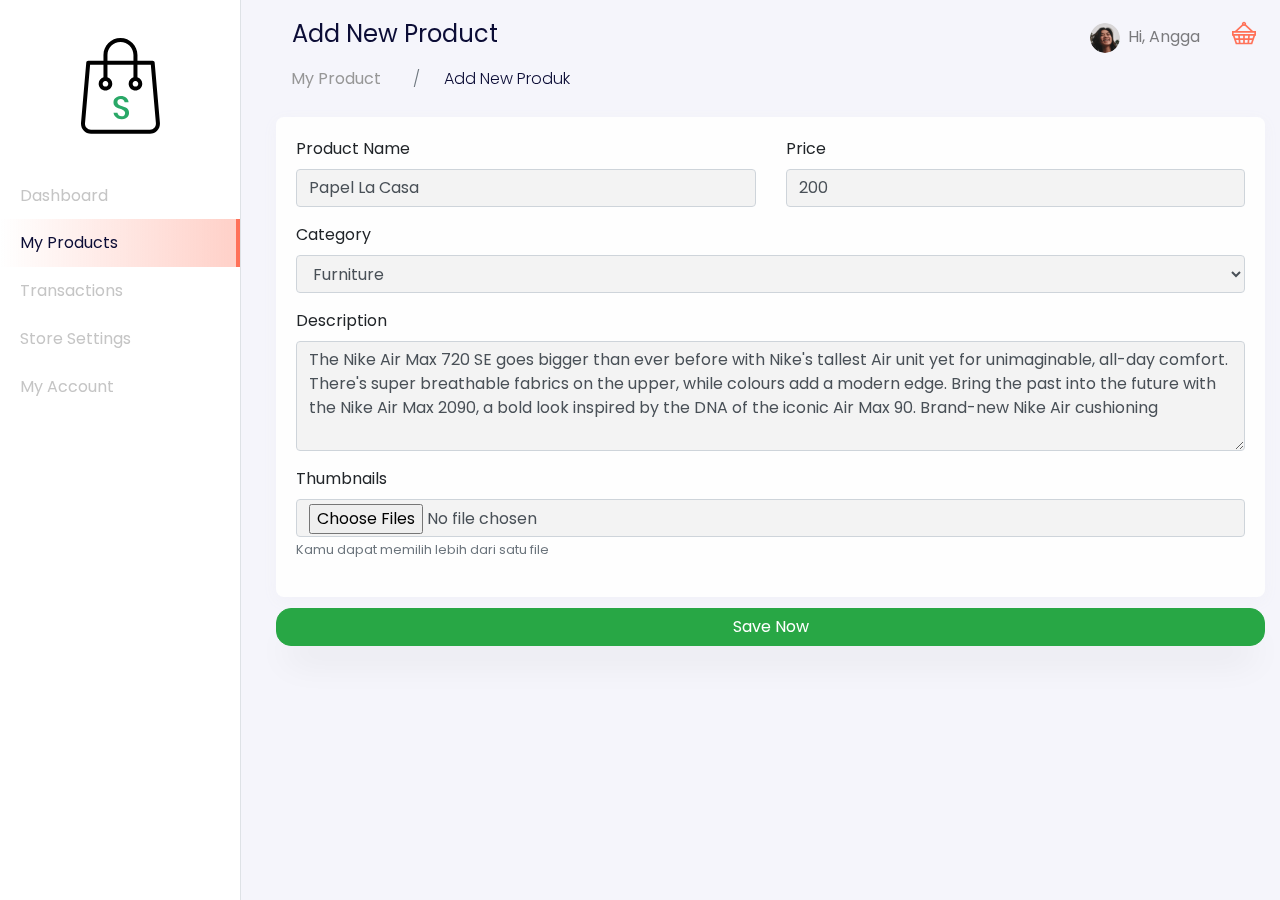
<file: dashboard-products-create.html>
<!DOCTYPE html>
<html lang="en">

<head>
  <meta charset="utf-8" />
  <meta name="viewport" content="width=device-width, initial-scale=1, shrink-to-fit=no" />
  <meta name="description" content="" />
  <meta name="author" content="" />

  <title>Dashboard - Your Best Marketplace</title>

  <link href="https://unpkg.com/aos@2.3.1/dist/aos.css" rel="stylesheet" />
  <link href="style/main.css" rel="stylesheet" />
</head>

<body>
  <div class="page-dashboard">
    <div class="d-flex" id="wrapper" data-aos="fade-right">
      <!-- Sidebar -->
      <div class="border-right" id="sidebar-wrapper">
        <div class="sidebar-heading text-center">
          <img src="/images/dashboard-store-logo.svg" alt="" class="my-4" />
        </div>
        <div class="list-group list-group-flush">
          <a href="/dashboard.html" class="list-group-item list-group-item-action">Dashboard</a>
          <a href="/dashboard-products.html" class="list-group-item list-group-item-action active">My Products</a>
          <a href="/dashboard-transactions.html" class="list-group-item list-group-item-action">Transactions</a>
          <a href="/dashboard-settings.html" class="list-group-item list-group-item-action">Store Settings</a>
          <a href="/dashboard-account.html" class="list-group-item list-group-item-action">My Account</a>
        </div>
      </div>
      <!-- /#sidebar-wrapper -->

      <!-- Page Content -->
      <div id="page-content-wrapper">
        <nav class="navbar navbar-store navbar-expand-lg navbar-light fixed-top" data-aos="fade-down">
          <button class="btn btn-secondary d-md-none mr-auto mr-2" id="menu-toggle">
            &laquo; Menu
          </button>

          <button class="navbar-toggler" type="button" data-toggle="collapse" data-target="#navbarSupportedContent"
            aria-controls="navbarSupportedContent" aria-expanded="false" aria-label="Toggle navigation">
            <span class="navbar-toggler-icon"></span>
          </button>

          <div class="collapse navbar-collapse" id="navbarSupportedContent">
            <ul class="navbar-nav ml-auto d-none d-lg-flex">
              <li class="nav-item dropdown">
                <a class="nav-link nav-link mt-1" href="#" id="navbarDropdown" role="button" data-toggle="dropdown"
                  aria-haspopup="true" aria-expanded="false">
                  <img src="/images/icon-user.png" alt="" class="rounded-circle mr-1 profile-picture" />
                  Hi, Angga
                </a>
                <div class="dropdown-menu" aria-labelledby="navbarDropdown">
                  <a class="dropdown-item" href="/index.html">Back to Store</a>
                  <a class="dropdown-item" href="/dashboard-account.html">Settings</a>
                  <div class="dropdown-divider"></div>
                  <a class="dropdown-item" href="/">Logout</a>
                </div>
              </li>
              <li class="nav-item">
                <a class="nav-link ml-3 mr-auto d-inline-block mt-1" href="#">
                  <img src="/images/icon-cart-empty.svg" alt="" />
                </a>
              </li>
            </ul>
            <!-- Mobile Menu -->
            <ul class="navbar-nav d-block d-lg-none mt-3">
              <li class="nav-item">
                <a class="nav-link" href="#">
                  Hi, Angga
                </a>
              </li>
              <li class="nav-item">
                <a class="nav-link d-inline-block" href="#">
                  Cart
                </a>
              </li>
            </ul>
          </div>
        </nav>
        <div class="section-content section-dashboard-home" data-aos="fade-up">
          <div class="container-fluid">
            <div class="dashboard-heading">
              <h2 class="dashboard-title ml-3 mt-3">Add New Product</h2>
              <section class="store-breadcrumbs" data-aos="fade-down" data-aos-delay="100">
                <div class="container">
                  <div class="row">
                    <div class="col-12">
                      <nav aria-label="breadcrumb">
                        <ol class="breadcrumb">
                          <li class="breadcrumb-item"><a href="/dashboard-products.html">My Product</a></li>
                          <li class="breadcrumb-item active" aria-current="page">
                            Add New Produk
                          </li>
                        </ol>
                      </nav>
                    </div>
                  </div>
                </div>
              </section>
              <!-- <p class="dashboard-subtitle">
                Create your own product
              </p> -->
            </div>
            <div class="dashboard-content">
              <div class="row">
                <div class="col-12">
                  <form action="">
                    <div class="card">
                      <div class="card-body">
                        <div class="row">
                          <div class="col-md-6">
                            <div class="form-group">
                              <label for="name">Product Name</label>
                              <input type="text" class="form-control" id="name" aria-describedby="name" name="storeName"
                                value="Papel La Casa" />
                            </div>
                          </div>
                          <div class="col-md-6">
                            <div class="form-group">
                              <label for="price">Price</label>
                              <input type="number" class="form-control" id="price" aria-describedby="price" name="price"
                                value="200" />
                            </div>
                          </div>
                          <div class="col-md-12">
                            <div class="form-group">
                              <label for="category">Category</label>
                              <select name="category" id="category" class="form-control">
                                <option value="Furniture">Furniture</option>
                              </select>
                            </div>
                          </div>
                          <div class="col-md-12">
                            <div class="form-group">
                              <label for="description">Description</label>
                              <textarea name="descrioption" id="editor" cols="30" rows="4" class="form-control">
The Nike Air Max 720 SE goes bigger than ever before with Nike's tallest Air unit yet for unimaginable, all-day comfort. There's super breathable fabrics on the upper, while colours add a modern edge. Bring the past into the future with the Nike Air Max 2090, a bold look inspired by the DNA of the iconic Air Max 90. Brand-new Nike Air cushioning
                                </textarea>
                            </div>
                          </div>
                          <div class="col-md-12">
                            <div class="form-group">
                              <label for="thumbnails">Thumbnails</label>
                              <input type="file" multiple class="form-control pt-1" id="thumbnails"
                                aria-describedby="thumbnails" name="thumbnails" />
                              <small class="text-muted">
                                Kamu dapat memilih lebih dari satu file
                              </small>
                            </div>
                          </div>
                        </div>
                      </div>
                    </div>
                    <div class="row mt-2">
                      <div class="col">
                        <button type="submit" class="btn btn-success btn-block px-5">
                          Save Now
                        </button>
                      </div>
                    </div>
                  </form>
                </div>
              </div>
            </div>
          </div>
        </div>
      </div>
      <!-- /#page-content-wrapper -->
    </div>
  </div>
  <!-- Bootstrap core JavaScript -->
  <script src="/vendor/jquery/jquery.slim.min.js"></script>
  <script src="/vendor/bootstrap/js/bootstrap.bundle.min.js"></script>
  <script src="https://unpkg.com/aos@2.3.1/dist/aos.js"></script>
  <script>
    AOS.init();
  </script>
  <!-- Menu Toggle Script -->
  <script>
    $("#menu-toggle").click(function (e) {
      e.preventDefault();
      $("#wrapper").toggleClass("toggled");
    });
  </script>

  <script src="https://cdn.ckeditor.com/ckeditor5/34.0.0/classic/ckeditor.js"></script>
  <script>
    ClassicEditor
      .create(document.querySelector('#editor'))
      .then(editor => {
        console.log(editor);
      })
      .catch(error => {
        console.error(error);
      });
  </script>
</body>

</html>
</file>
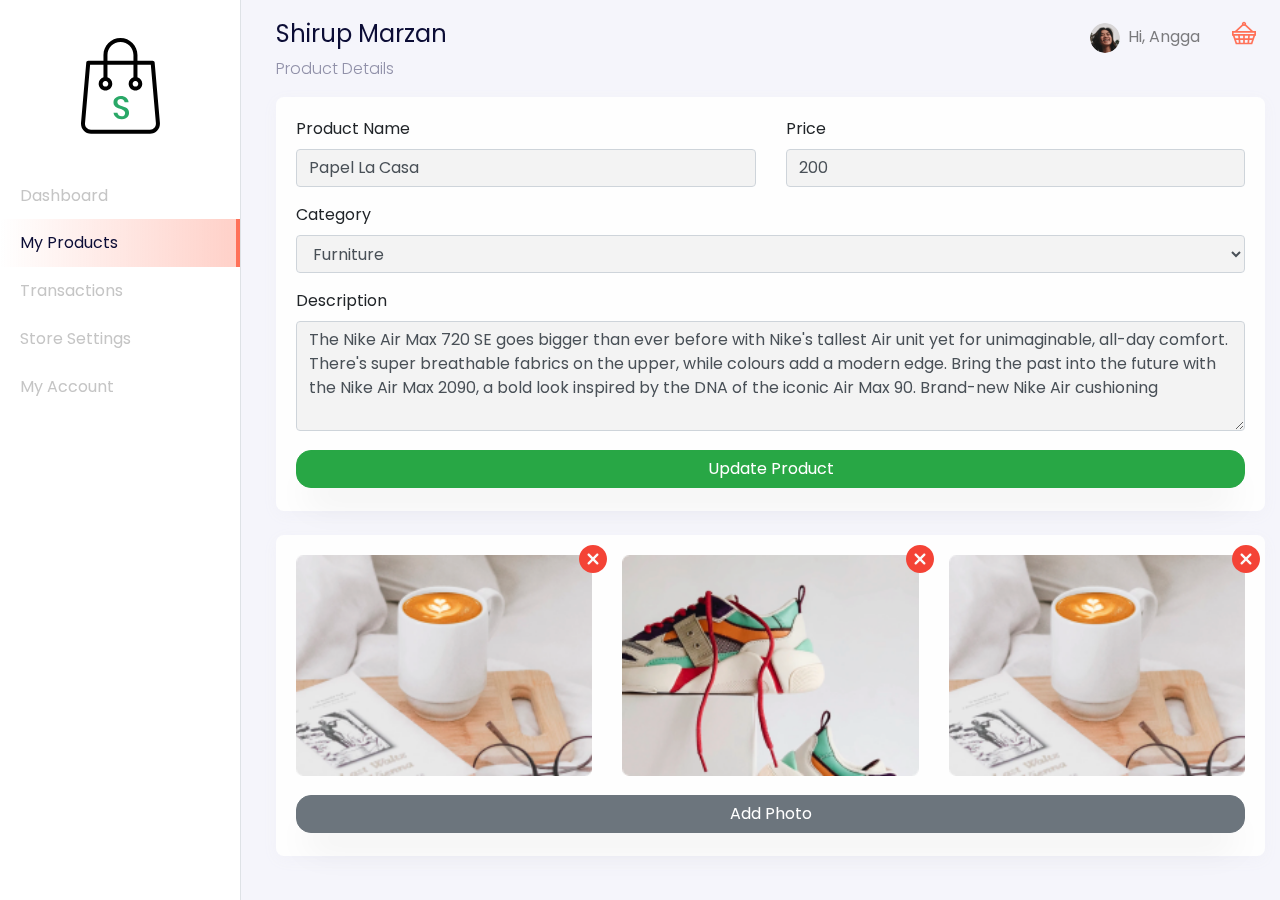
<file: dashboard-products-details.html>
<!DOCTYPE html>
<html lang="en">

<head>
  <meta charset="utf-8" />
  <meta name="viewport" content="width=device-width, initial-scale=1, shrink-to-fit=no" />
  <meta name="description" content="" />
  <meta name="author" content="" />

  <title>Dashboard - Your Best Marketplace</title>

  <link href="https://unpkg.com/aos@2.3.1/dist/aos.css" rel="stylesheet" />
  <link href="style/main.css" rel="stylesheet" />
</head>

<body>
  <div class="page-dashboard">
    <div class="d-flex" id="wrapper" data-aos="fade-right">
      <!-- Sidebar -->
      <div class="border-right" id="sidebar-wrapper">
        <div class="sidebar-heading text-center">
          <img src="/images/dashboard-store-logo.svg" alt="" class="my-4" />
        </div>
        <div class="list-group list-group-flush">
          <a href="/dashboard.html" class="list-group-item list-group-item-action">Dashboard</a>
          <a href="/dashboard-products.html" class="list-group-item list-group-item-action active">My Products</a>
          <a href="/dashboard-transactions.html" class="list-group-item list-group-item-action">Transactions</a>
          <a href="/dashboard-settings.html" class="list-group-item list-group-item-action">Store Settings</a>
          <a href="/dashboard-account.html" class="list-group-item list-group-item-action">My Account</a>
        </div>
      </div>
      <!-- /#sidebar-wrapper -->

      <!-- Page Content -->
      <div id="page-content-wrapper">
        <nav class="navbar navbar-store navbar-expand-lg navbar-light fixed-top" data-aos="fade-down">
          <button class="btn btn-secondary d-md-none mr-auto mr-2" id="menu-toggle">
            &laquo; Menu
          </button>

          <button class="navbar-toggler" type="button" data-toggle="collapse" data-target="#navbarSupportedContent"
            aria-controls="navbarSupportedContent" aria-expanded="false" aria-label="Toggle navigation">
            <span class="navbar-toggler-icon"></span>
          </button>

          <div class="collapse navbar-collapse" id="navbarSupportedContent">
            <ul class="navbar-nav ml-auto d-none d-lg-flex">
              <li class="nav-item dropdown">
                <a class="nav-link nav-link mt-1" href="#" id="navbarDropdown" role="button" data-toggle="dropdown"
                  aria-haspopup="true" aria-expanded="false">
                  <img src="/images/icon-user.png" alt="" class="rounded-circle mr-1 profile-picture" />
                  Hi, Angga
                </a>
                <div class="dropdown-menu" aria-labelledby="navbarDropdown">
                  <a class="dropdown-item" href="/index.html">Back to Store</a>
                  <a class="dropdown-item" href="/dashboard-account.html">Settings</a>
                  <div class="dropdown-divider"></div>
                  <a class="dropdown-item" href="/">Logout</a>
                </div>
              </li>
              <li class="nav-item">
                <a class="nav-link ml-3 mr-auto d-inline-block mt-1" href="#">
                  <img src="/images/icon-cart-empty.svg" alt="" />
                </a>
              </li>
            </ul>
            <!-- Mobile Menu -->
            <ul class="navbar-nav d-block d-lg-none mt-3">
              <li class="nav-item">
                <a class="nav-link" href="#">
                  Hi, Angga
                </a>
              </li>
              <li class="nav-item">
                <a class="nav-link d-inline-block" href="#">
                  Cart
                </a>
              </li>
            </ul>
          </div>
        </nav>

        <div class="section-content section-dashboard-home" data-aos="fade-up">
          <div class="container-fluid">
            <div class="dashboard-heading">
              <h2 class="dashboard-title">Shirup Marzan</h2>
              <p class="dashboard-subtitle">
                Product Details
              </p>
            </div>
            <div class="dashboard-content">
              <div class="row">
                <div class="col-12">
                  <form action="">
                    <div class="card">
                      <div class="card-body">
                        <div class="row">
                          <div class="col-md-6">
                            <div class="form-group">
                              <label for="name">Product Name</label>
                              <input type="text" class="form-control" id="name" aria-describedby="name" name="storeName"
                                value="Papel La Casa" />
                            </div>
                          </div>
                          <div class="col-md-6">
                            <div class="form-group">
                              <label for="price">Price</label>
                              <input type="number" class="form-control" id="price" aria-describedby="price" name="price"
                                value="200" />
                            </div>
                          </div>
                          <div class="col-md-12">
                            <div class="form-group">
                              <label for="category">Category</label>
                              <select name="category" id="category" class="form-control">
                                <option value="Furniture">Furniture</option>
                              </select>
                            </div>
                          </div>
                          <div class="col-md-12">
                            <div class="form-group">
                              <label for="description">Description</label>
                              <textarea name="descrioption" id="editor" cols="30" rows="4" class="form-control">
The Nike Air Max 720 SE goes bigger than ever before with Nike's tallest Air unit yet for unimaginable, all-day comfort. There's super breathable fabrics on the upper, while colours add a modern edge. Bring the past into the future with the Nike Air Max 2090, a bold look inspired by the DNA of the iconic Air Max 90. Brand-new Nike Air cushioning
                                </textarea>
                            </div>
                          </div>
                          <div class="col">
                            <button type="submit" class="btn btn-success btn-block px-5">
                              Update Product
                            </button>
                          </div>
                        </div>
                      </div>
                    </div>
                  </form>
                </div>
              </div>
              <div class="row mt-4">
                <div class="col-12">
                  <div class="card">
                    <div class="card-body">
                      <div class="row">
                        <div class="col-md-4 mt-3 mt-lg-0">
                          <div class="gallery-container">
                            <img src="/images/product-card-1.png" alt="" class="w-100" />
                            <a class="delete-gallery" href="#">
                              <img src="/images/icon-delete.svg" alt="" />
                            </a>
                          </div>
                        </div>
                        <div class="col-md-4 mt-3 mt-lg-0">
                          <div class="gallery-container">
                            <img src="/images/product-card-2.png" alt="" class="w-100" />
                            <a class="delete-gallery" href="#">
                              <img src="/images/icon-delete.svg" alt="" />
                            </a>
                          </div>
                        </div>
                        <div class="col-md-4 mt-3 mt-lg-0">
                          <div class="gallery-container">
                            <img src="/images/product-card-3.png" alt="" class="w-100" />
                            <a class="delete-gallery" href="#">
                              <img src="/images/icon-delete.svg" alt="" />
                            </a>
                          </div>
                        </div>
                        <div class="col mt-3">
                          <input type="file" id="file" style="display: none;" multiple />
                          <button class="btn btn-secondary btn-block" onclick="thisFileUpload();">
                            Add Photo
                          </button>
                        </div>
                      </div>
                    </div>
                  </div>
                </div>
              </div>
            </div>
          </div>
        </div>
      </div>
      <!-- /#page-content-wrapper -->
    </div>
  </div>
  <!-- Bootstrap core JavaScript -->
  <script src="/vendor/jquery/jquery.slim.min.js"></script>
  <script src="/vendor/bootstrap/js/bootstrap.bundle.min.js"></script>
  <script src="https://unpkg.com/aos@2.3.1/dist/aos.js"></script>
  <script src="https://cdn.ckeditor.com/ckeditor5/34.0.0/classic/ckeditor.js"></script>
  <script>
    AOS.init();
  </script>
  <!-- Menu Toggle Script -->
  <script>
    $("#menu-toggle").click(function (e) {
      e.preventDefault();
      $("#wrapper").toggleClass("toggled");
    });
  </script>
  <script>
    function thisFileUpload() {
      document.getElementById("file").click();
    }
  </script>

  <script>
    ClassicEditor
      .create(document.querySelector('#editor'))
      .then(editor => {
        console.log(editor);
      })
      .catch(error => {
        console.error(error);
      });
  </script>
</body>

</html>
</file>
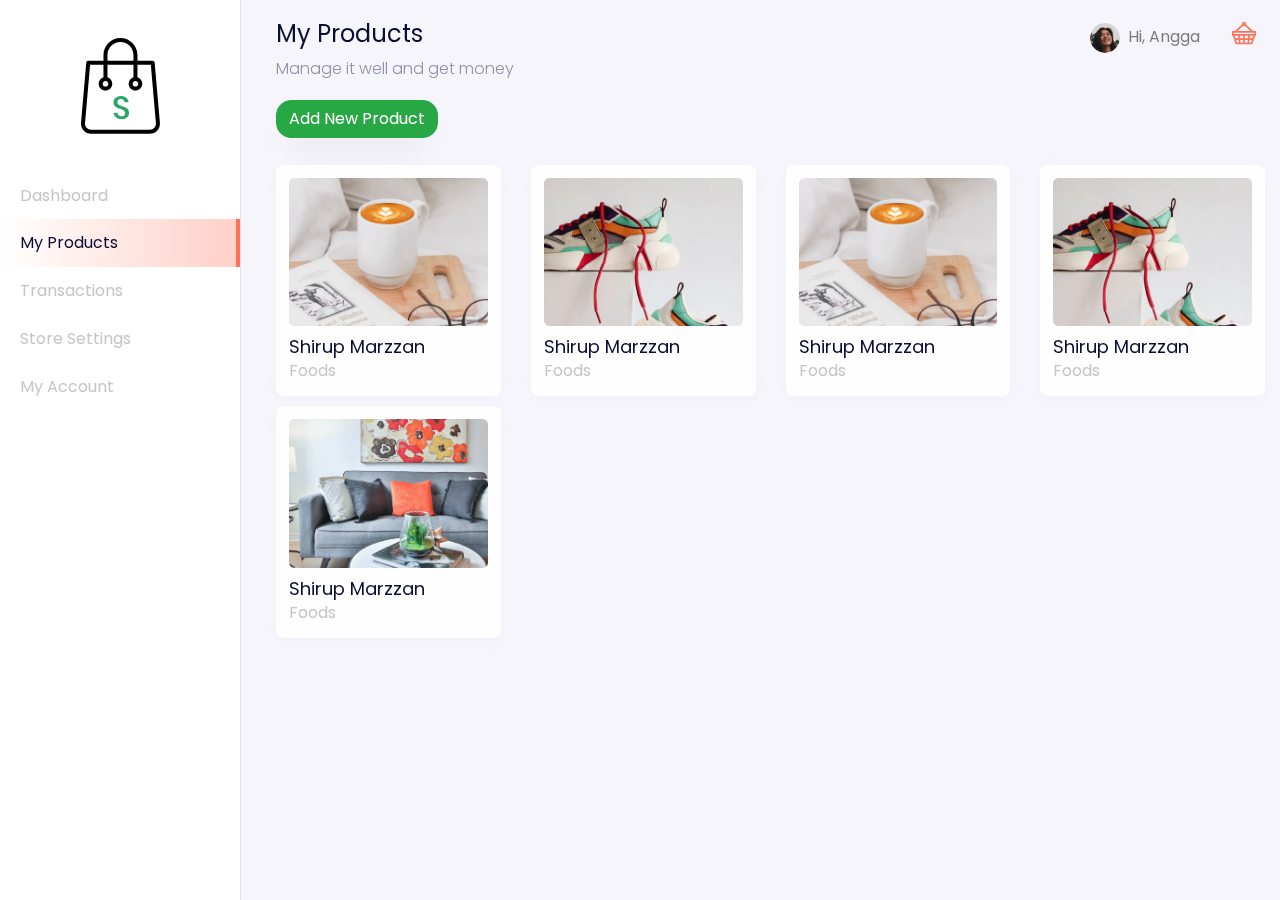
<file: dashboard-products.html>
<!DOCTYPE html>
<html lang="en">

<head>
  <meta charset="utf-8" />
  <meta name="viewport" content="width=device-width, initial-scale=1, shrink-to-fit=no" />
  <meta name="description" content="" />
  <meta name="author" content="" />

  <title>Dashboard - Your Best Marketplace</title>

  <link href="https://unpkg.com/aos@2.3.1/dist/aos.css" rel="stylesheet" />
  <link href="style/main.css" rel="stylesheet" />
</head>

<body>
  <div class="page-dashboard">
    <div class="d-flex" id="wrapper" data-aos="fade-right">
      <!-- Sidebar -->
      <div class="border-right" id="sidebar-wrapper">
        <div class="sidebar-heading text-center">
          <img src="/images/dashboard-store-logo.svg" alt="" class="my-4" />
        </div>
        <div class="list-group list-group-flush">
          <a href="/dashboard.html" class="list-group-item list-group-item-action">Dashboard</a>
          <a href="/dashboard-products.html" class="list-group-item list-group-item-action active">My Products</a>
          <a href="/dashboard-transactions.html" class="list-group-item list-group-item-action">Transactions</a>
          <a href="/dashboard-settings.html" class="list-group-item list-group-item-action">Store Settings</a>
          <a href="/dashboard-account.html" class="list-group-item list-group-item-action">My Account</a>
        </div>
      </div>
      <!-- /#sidebar-wrapper -->

      <!-- Page Content -->
      <div id="page-content-wrapper">
        <nav class="navbar navbar-store navbar-expand-lg navbar-light fixed-top" data-aos="fade-down">
          <button class="btn btn-secondary d-md-none mr-auto mr-2" id="menu-toggle">
            &laquo; Menu
          </button>

          <button class="navbar-toggler" type="button" data-toggle="collapse" data-target="#navbarSupportedContent"
            aria-controls="navbarSupportedContent" aria-expanded="false" aria-label="Toggle navigation">
            <span class="navbar-toggler-icon"></span>
          </button>

          <div class="collapse navbar-collapse" id="navbarSupportedContent">
            <ul class="navbar-nav ml-auto d-none d-lg-flex">
              <li class="nav-item dropdown">
                <a class="nav-link nav-link mt-1" href="#" id="navbarDropdown" role="button" data-toggle="dropdown"
                  aria-haspopup="true" aria-expanded="false">
                  <img src="/images/icon-user.png" alt="" class="rounded-circle mr-1 profile-picture" />
                  Hi, Angga
                </a>
                <div class="dropdown-menu" aria-labelledby="navbarDropdown">
                  <a class="dropdown-item" href="/index.html">Back to Store</a>
                  <a class="dropdown-item" href="/dashboard-account.html">Settings</a>
                  <div class="dropdown-divider"></div>
                  <a class="dropdown-item" href="/">Logout</a>
                </div>
              </li>
              <li class="nav-item">
                <a class="nav-link ml-3 mr-auto d-inline-block mt-1" href="#">
                  <img src="/images/icon-cart-empty.svg" alt="" />
                </a>
              </li>
            </ul>
            <!-- Mobile Menu -->
            <ul class="navbar-nav d-block d-lg-none mt-3">
              <li class="nav-item">
                <a class="nav-link" href="#">
                  Hi, Angga
                </a>
              </li>
              <li class="nav-item">
                <a class="nav-link d-inline-block" href="#">
                  Cart
                </a>
              </li>
            </ul>
          </div>
        </nav>

        <div class="section-content section-dashboard-home" data-aos="fade-up">
          <div class="container-fluid">
            <div class="dashboard-heading">
              <h2 class="dashboard-title">My Products</h2>
              <p class="dashboard-subtitle">
                Manage it well and get money
              </p>
            </div>
            <div class="dashboard-content">
              <div class="row">
                <div class="col-12">
                  <a href="/dashboard-products-create.html" class="btn btn-success">Add New Product</a>
                </div>
              </div>
              <div class="row mt-4">
                <div class="col-6 col-sm-6 col-md-4 col-lg-3">
                  <a class="card card-dashboard-product d-block" href="/dashboard-products-details.html">
                    <div class="card-body">
                      <img src="/images/product-card-1.png" alt="" class="w-100 mb-2" />
                      <div class="product-title">Shirup Marzzan</div>
                      <div class="product-category">Foods</div>
                    </div>
                  </a>
                </div>
                <div class="col-6 col-sm-6 col-md-4 col-lg-3">
                  <a class="card card-dashboard-product d-block" href="/dashboard-products-details.html">
                    <div class="card-body">
                      <img src="/images/product-card-2.png" alt="" class="w-100 mb-2" />
                      <div class="product-title">Shirup Marzzan</div>
                      <div class="product-category">Foods</div>
                    </div>
                  </a>
                </div>
                <div class="col-6 col-sm-6 col-md-4 col-lg-3">
                  <a class="card card-dashboard-product d-block" href="/dashboard-products-details.html">
                    <div class="card-body">
                      <img src="/images/product-card-3.png" alt="" class="w-100 mb-2" />
                      <div class="product-title">Shirup Marzzan</div>
                      <div class="product-category">Foods</div>
                    </div>
                  </a>
                </div>
                <div class="col-6 col-sm-6 col-md-4 col-lg-3">
                  <a class="card card-dashboard-product d-block" href="/dashboard-products-details.html">
                    <div class="card-body">
                      <img src="/images/product-card-4.png" alt="" class="w-100 mb-2" />
                      <div class="product-title">Shirup Marzzan</div>
                      <div class="product-category">Foods</div>
                    </div>
                  </a>
                </div>
                <div class="col-6 col-sm-6 col-md-4 col-lg-3">
                  <a class="card card-dashboard-product d-block" href="/dashboard-products-details.html">
                    <div class="card-body">
                      <img src="/images/product-card-5.png" alt="" class="w-100 mb-2" />
                      <div class="product-title">Shirup Marzzan</div>
                      <div class="product-category">Foods</div>
                    </div>
                  </a>
                </div>
              </div>
            </div>
          </div>
        </div>
      </div>
      <!-- /#page-content-wrapper -->
    </div>
  </div>
  <!-- Bootstrap core JavaScript -->
  <script src="/vendor/jquery/jquery.slim.min.js"></script>
  <script src="/vendor/bootstrap/js/bootstrap.bundle.min.js"></script>
  <script src="https://unpkg.com/aos@2.3.1/dist/aos.js"></script>
  <script>
    AOS.init();
  </script>
  <!-- Menu Toggle Script -->
  <script>
    $("#menu-toggle").click(function (e) {
      e.preventDefault();
      $("#wrapper").toggleClass("toggled");
    });
  </script>
</body>

</html>
</file>
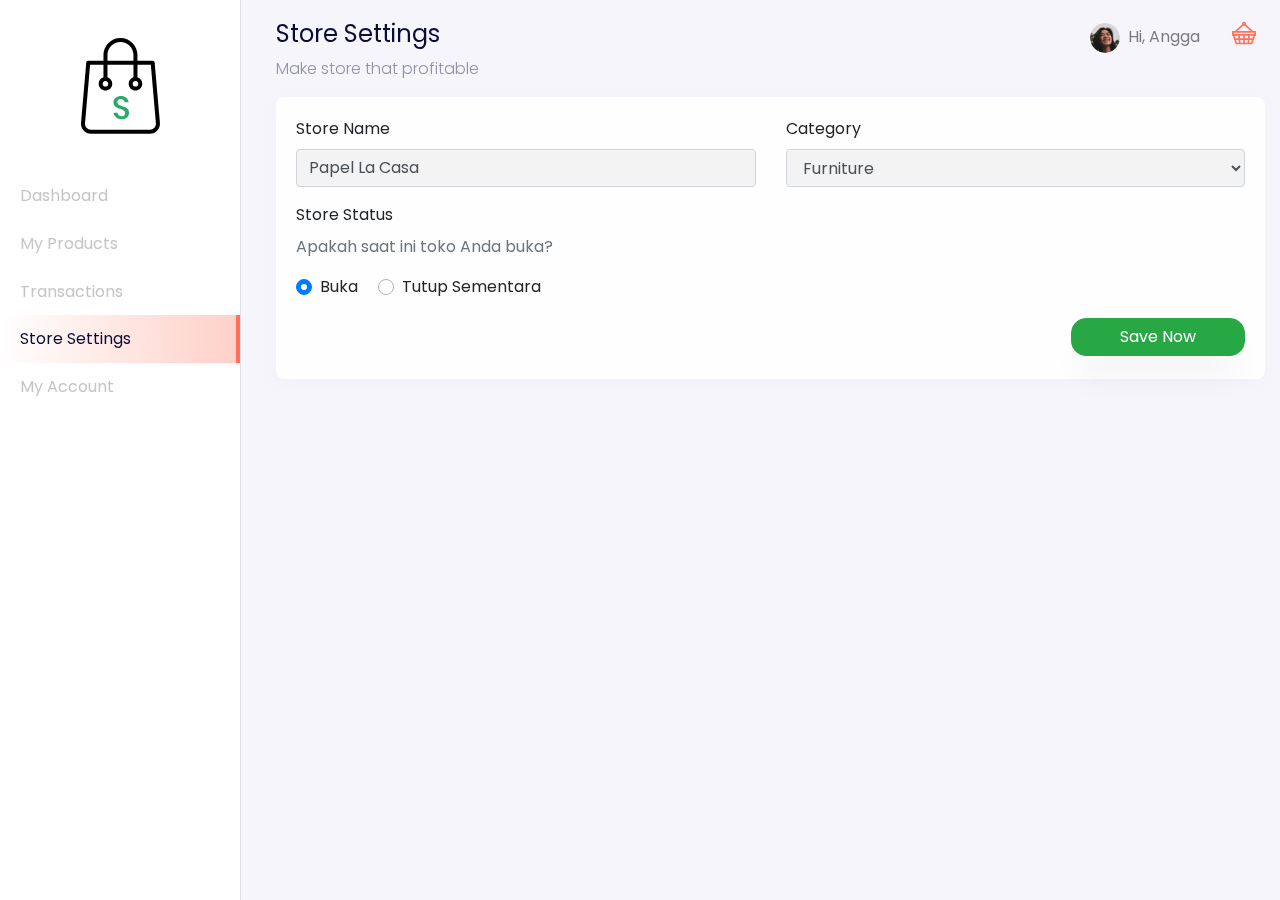
<file: dashboard-settings.html>
<!DOCTYPE html>
<html lang="en">

<head>
  <meta charset="utf-8" />
  <meta name="viewport" content="width=device-width, initial-scale=1, shrink-to-fit=no" />
  <meta name="description" content="" />
  <meta name="author" content="" />

  <title>Dashboard - Your Best Marketplace</title>

  <link href="https://unpkg.com/aos@2.3.1/dist/aos.css" rel="stylesheet" />
  <link href="style/main.css" rel="stylesheet" />
</head>

<body>
  <div class="page-dashboard">
    <div class="d-flex" id="wrapper" data-aos="fade-right">
      <!-- Sidebar -->
      <div class="border-right" id="sidebar-wrapper">
        <div class="sidebar-heading text-center">
          <img src="/images/dashboard-store-logo.svg" alt="" class="my-4" />
        </div>
        <div class="list-group list-group-flush">
          <a href="/dashboard.html" class="list-group-item list-group-item-action">Dashboard</a>
          <a href="/dashboard-products.html" class="list-group-item list-group-item-action">My Products</a>
          <a href="/dashboard-transactions.html" class="list-group-item list-group-item-action">Transactions</a>
          <a href="/dashboard-settings.html" class="list-group-item list-group-item-action active">Store Settings</a>
          <a href="/dashboard-account.html" class="list-group-item list-group-item-action">My Account</a>
        </div>
      </div>
      <!-- /#sidebar-wrapper -->

      <!-- Page Content -->
      <div id="page-content-wrapper">
        <nav class="navbar navbar-store navbar-expand-lg navbar-light fixed-top" data-aos="fade-down">
          <button class="btn btn-secondary d-md-none mr-auto mr-2" id="menu-toggle">
            &laquo; Menu
          </button>

          <button class="navbar-toggler" type="button" data-toggle="collapse" data-target="#navbarSupportedContent"
            aria-controls="navbarSupportedContent" aria-expanded="false" aria-label="Toggle navigation">
            <span class="navbar-toggler-icon"></span>
          </button>

          <div class="collapse navbar-collapse" id="navbarSupportedContent">
            <ul class="navbar-nav ml-auto d-none d-lg-flex">
              <li class="nav-item dropdown">
                <a class="nav-link nav-link mt-1" href="#" id="navbarDropdown" role="button" data-toggle="dropdown"
                  aria-haspopup="true" aria-expanded="false">
                  <img src="/images/icon-user.png" alt="" class="rounded-circle mr-1 profile-picture" />
                  Hi, Angga
                </a>
                <div class="dropdown-menu" aria-labelledby="navbarDropdown">
                  <a class="dropdown-item" href="/index.html">Back to Store</a>
                  <a class="dropdown-item" href="/dashboard-account.html">Settings</a>
                  <div class="dropdown-divider"></div>
                  <a class="dropdown-item" href="/">Logout</a>
                </div>
              </li>
              <li class="nav-item">
                <a class="nav-link ml-3 mr-auto d-inline-block mt-1" href="#">
                  <img src="/images/icon-cart-empty.svg" alt="" />
                </a>
              </li>
            </ul>
            <!-- Mobile Menu -->
            <ul class="navbar-nav d-block d-lg-none mt-3">
              <li class="nav-item">
                <a class="nav-link" href="#">
                  Hi, Angga
                </a>
              </li>
              <li class="nav-item">
                <a class="nav-link d-inline-block" href="#">
                  Cart
                </a>
              </li>
            </ul>
          </div>
        </nav>

        <div class="section-content section-dashboard-home" data-aos="fade-up">
          <div class="container-fluid">
            <div class="dashboard-heading">
              <h2 class="dashboard-title">Store Settings</h2>
              <p class="dashboard-subtitle">
                Make store that profitable
              </p>
            </div>
            <div class="dashboard-content">
              <div class="row">
                <div class="col-12">
                  <form action="">
                    <div class="card">
                      <div class="card-body">
                        <div class="row">
                          <div class="col-md-6">
                            <div class="form-group">
                              <label for="storeName">Store Name</label>
                              <input type="text" class="form-control" id="storeName" aria-describedby="emailHelp"
                                name="storeName" value="Papel La Casa" />
                            </div>
                          </div>
                          <div class="col-md-6">
                            <div class="form-group">
                              <label for="category">Category</label>
                              <select name="category" id="category" class="form-control">
                                <option value="Furniture">Furniture</option>
                              </select>
                            </div>
                          </div>
                        </div>
                        <div class="row">
                          <div class="col-md-6">
                            <div class="form-group">
                              <label for="is_store_open">Store Status</label>
                              <p class="text-muted">
                                Apakah saat ini toko Anda buka?
                              </p>
                              <div class="custom-control custom-radio custom-control-inline">
                                <input class="custom-control-input" type="radio" name="is_store_open" id="openStoreTrue"
                                  value="true" checked />
                                <label class="custom-control-label" for="openStoreTrue">Buka</label>
                              </div>
                              <div class="custom-control custom-radio custom-control-inline">
                                <input class="custom-control-input" type="radio" name="is_store_open"
                                  id="openStoreFalse" value="false" />
                                <label makasih class="custom-control-label" for="openStoreFalse">Tutup Sementara</label>
                              </div>
                            </div>
                          </div>
                        </div>
                        <div class="row">
                          <div class="col text-right">
                            <button type="submit" class="btn btn-success px-5">
                              Save Now
                            </button>
                          </div>
                        </div>
                      </div>
                    </div>
                  </form>
                </div>
              </div>
            </div>
          </div>
        </div>
      </div>
      <!-- /#page-content-wrapper -->
    </div>
  </div>
  <!-- Bootstrap core JavaScript -->
  <script src="/vendor/jquery/jquery.slim.min.js"></script>
  <script src="/vendor/bootstrap/js/bootstrap.bundle.min.js"></script>
  <script src="https://unpkg.com/aos@2.3.1/dist/aos.js"></script>
  <script>
    AOS.init();
  </script>
  <!-- Menu Toggle Script -->
  <script>
    $("#menu-toggle").click(function (e) {
      e.preventDefault();
      $("#wrapper").toggleClass("toggled");
    });
  </script>
</body>

</html>
</file>
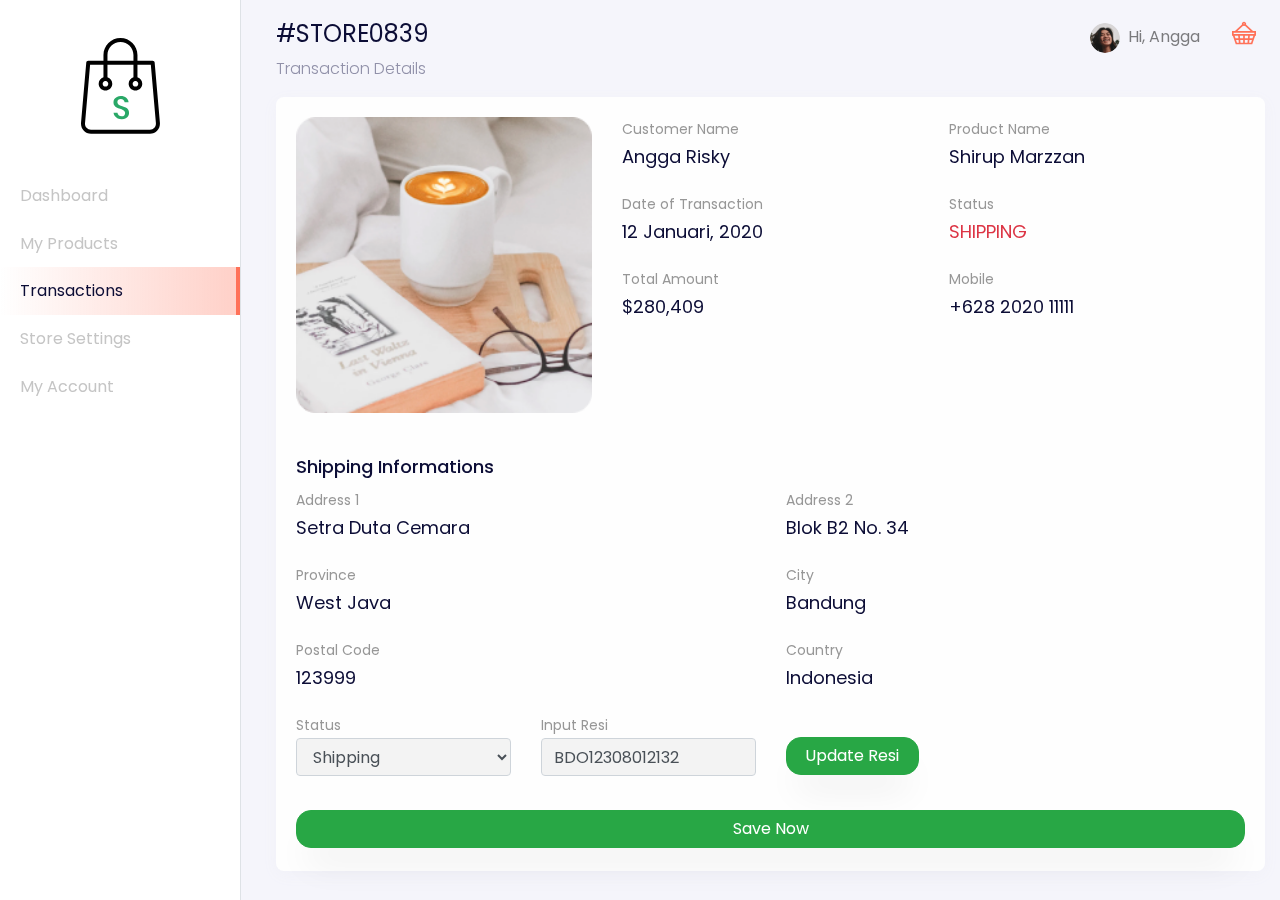
<file: dashboard-transactions-details.html>
<!DOCTYPE html>
<html lang="en">

<head>
  <meta charset="utf-8" />
  <meta name="viewport" content="width=device-width, initial-scale=1, shrink-to-fit=no" />
  <meta name="description" content="" />
  <meta name="author" content="" />

  <title>Dashboard - Your Best Marketplace</title>

  <link href="https://unpkg.com/aos@2.3.1/dist/aos.css" rel="stylesheet" />
  <link href="style/main.css" rel="stylesheet" />
</head>

<body>
  <div class="page-dashboard">
    <div class="d-flex" id="wrapper" data-aos="fade-right">
      <!-- Sidebar -->
      <div class="border-right" id="sidebar-wrapper">
        <div class="sidebar-heading text-center">
          <img src="/images/dashboard-store-logo.svg" alt="" class="my-4" />
        </div>
        <div class="list-group list-group-flush">
          <a href="/dashboard.html" class="list-group-item list-group-item-action">Dashboard</a>
          <a href="/dashboard-products.html" class="list-group-item list-group-item-action">My Products</a>
          <a href="/dashboard-transactions.html" class="list-group-item list-group-item-action active">Transactions</a>
          <a href="/dashboard-settings.html" class="list-group-item list-group-item-action">Store Settings</a>
          <a href="/dashboard-account.html" class="list-group-item list-group-item-action">My Account</a>
        </div>
      </div>
      <!-- /#sidebar-wrapper -->

      <!-- Page Content -->
      <div id="page-content-wrapper">
        <nav class="navbar navbar-store navbar-expand-lg navbar-light fixed-top" data-aos="fade-down">
          <button class="btn btn-secondary d-md-none mr-auto mr-2" id="menu-toggle">
            &laquo; Menu
          </button>

          <button class="navbar-toggler" type="button" data-toggle="collapse" data-target="#navbarSupportedContent"
            aria-controls="navbarSupportedContent" aria-expanded="false" aria-label="Toggle navigation">
            <span class="navbar-toggler-icon"></span>
          </button>

          <div class="collapse navbar-collapse" id="navbarSupportedContent">
            <ul class="navbar-nav ml-auto d-none d-lg-flex">
              <li class="nav-item dropdown">
                <a class="nav-link nav-link mt-1" href="#" id="navbarDropdown" role="button" data-toggle="dropdown"
                  aria-haspopup="true" aria-expanded="false">
                  <img src="/images/icon-user.png" alt="" class="rounded-circle mr-1 profile-picture" />
                  Hi, Angga
                </a>
                <div class="dropdown-menu" aria-labelledby="navbarDropdown">
                  <a class="dropdown-item" href="/index.html">Back to Store</a>
                  <a class="dropdown-item" href="/dashboard-account.html">Settings</a>
                  <div class="dropdown-divider"></div>
                  <a class="dropdown-item" href="/">Logout</a>
                </div>
              </li>
              <li class="nav-item">
                <a class="nav-link ml-3 mr-auto d-inline-block mt-1" href="#">
                  <img src="/images/icon-cart-empty.svg" alt="" />
                </a>
              </li>
            </ul>
            <!-- Mobile Menu -->
            <ul class="navbar-nav d-block d-lg-none mt-3">
              <li class="nav-item">
                <a class="nav-link" href="#">
                  Hi, Angga
                </a>
              </li>
              <li class="nav-item">
                <a class="nav-link d-inline-block" href="#">
                  Cart
                </a>
              </li>
            </ul>
          </div>
        </nav>

        <div class="section-content section-dashboard-home" data-aos="fade-up">
          <div class="container-fluid">
            <div class="dashboard-heading">
              <h2 class="dashboard-title">#STORE0839</h2>
              <p class="dashboard-subtitle">
                Transaction Details
              </p>
            </div>
            <div class="dashboard-content" id="transactionDetails">
              <div class="row">
                <div class="col-12">
                  <div class="card">
                    <div class="card-body">
                      <div class="row">
                        <div class="col-12 col-md-4">
                          <img src="/images/product-details-dashboard.png" alt="" class="w-100 mb-3" />
                        </div>
                        <div class="col-12 col-md-8">
                          <div class="row">
                            <div class="col-12 col-md-6">
                              <div class="product-title">Customer Name</div>
                              <div class="product-subtitle">Angga Risky</div>
                            </div>
                            <div class="col-12 col-md-6">
                              <div class="product-title">Product Name</div>
                              <div class="product-subtitle">
                                Shirup Marzzan
                              </div>
                            </div>
                            <div class="col-12 col-md-6">
                              <div class="product-title">
                                Date of Transaction
                              </div>
                              <div class="product-subtitle">
                                12 Januari, 2020
                              </div>
                            </div>
                            <div class="col-12 col-md-6">
                              <div class="product-title">Status</div>
                              <div class="product-subtitle text-danger">
                                {{ status }}
                              </div>
                            </div>
                            <div class="col-12 col-md-6">
                              <div class="product-title">Total Amount</div>
                              <div class="product-subtitle">$280,409</div>
                            </div>
                            <div class="col-12 col-md-6">
                              <div class="product-title">Mobile</div>
                              <div class="product-subtitle">
                                +628 2020 11111
                              </div>
                            </div>
                          </div>
                        </div>
                      </div>
                      <div class="row">
                        <div class="col-12 mt-4">
                          <h5>
                            Shipping Informations
                          </h5>
                          <div class="row">
                            <div class="col-12 col-md-6">
                              <div class="product-title">Address 1</div>
                              <div class="product-subtitle">
                                Setra Duta Cemara
                              </div>
                            </div>
                            <div class="col-12 col-md-6">
                              <div class="product-title">Address 2</div>
                              <div class="product-subtitle">
                                Blok B2 No. 34
                              </div>
                            </div>
                            <div class="col-12 col-md-6">
                              <div class="product-title">
                                Province
                              </div>
                              <div class="product-subtitle">
                                West Java
                              </div>
                            </div>
                            <div class="col-12 col-md-6">
                              <div class="product-title">City</div>
                              <div class="product-subtitle">
                                Bandung
                              </div>
                            </div>
                            <div class="col-12 col-md-6">
                              <div class="product-title">Postal Code</div>
                              <div class="product-subtitle">123999</div>
                            </div>
                            <div class="col-12 col-md-6">
                              <div class="product-title">Country</div>
                              <div class="product-subtitle">
                                Indonesia
                              </div>
                            </div>
                            <div class="col-12">
                              <div class="row">
                                <div class="col-md-3">
                                  <div class="product-title">Status</div>
                                  <select name="status" id="status" class="form-control" v-model="status">
                                    <option value="UNPAID">Unpaid</option>
                                    <option value="PENDING">Pending</option>
                                    <option value="SHIPPING">Shipping</option>
                                    <option value="SUCCESS">Success</option>
                                  </select>
                                </div>
                                <template v-if="status == 'SHIPPING'">
                                  <div class="col-md-3">
                                    <div class="product-title">
                                      Input Resi
                                    </div>
                                    <input class="form-control" type="text" name="resi" id="openStoreTrue"
                                      v-model="resi" />
                                  </div>
                                  <div class="col-md-2">
                                    <button type="submit" class="btn btn-success btn-block mt-4">
                                      Update Resi
                                    </button>
                                  </div>
                                </template>
                              </div>
                            </div>
                          </div>
                          <div class="row mt-2">
                            <div class="col-12">
                              <button type="submit" class="btn btn-success btn-block mt-4">
                                Save Now
                              </button>
                            </div>
                          </div>

                        </div>
                      </div>
                    </div>
                  </div>
                </div>
              </div>
            </div>
          </div>
        </div>
      </div>
      <!-- /#page-content-wrapper -->
    </div>
  </div>
  <!-- Bootstrap core JavaScript -->
  <script src="/vendor/jquery/jquery.slim.min.js"></script>
  <script src="/vendor/bootstrap/js/bootstrap.bundle.min.js"></script>
  <script src="https://unpkg.com/aos@2.3.1/dist/aos.js"></script>
  <script>
    AOS.init();
  </script>
  <!-- Menu Toggle Script -->
  <script>
    $("#menu-toggle").click(function (e) {
      e.preventDefault();
      $("#wrapper").toggleClass("toggled");
    });
  </script>
  <script src="/vendor/vue/vue.js"></script>
  <script>
    var transactionDetails = new Vue({
      el: "#transactionDetails",
      data: {
        status: "SHIPPING",
        resi: "BDO12308012132",
      },
    });
  </script>
</body>

</html>
</file>
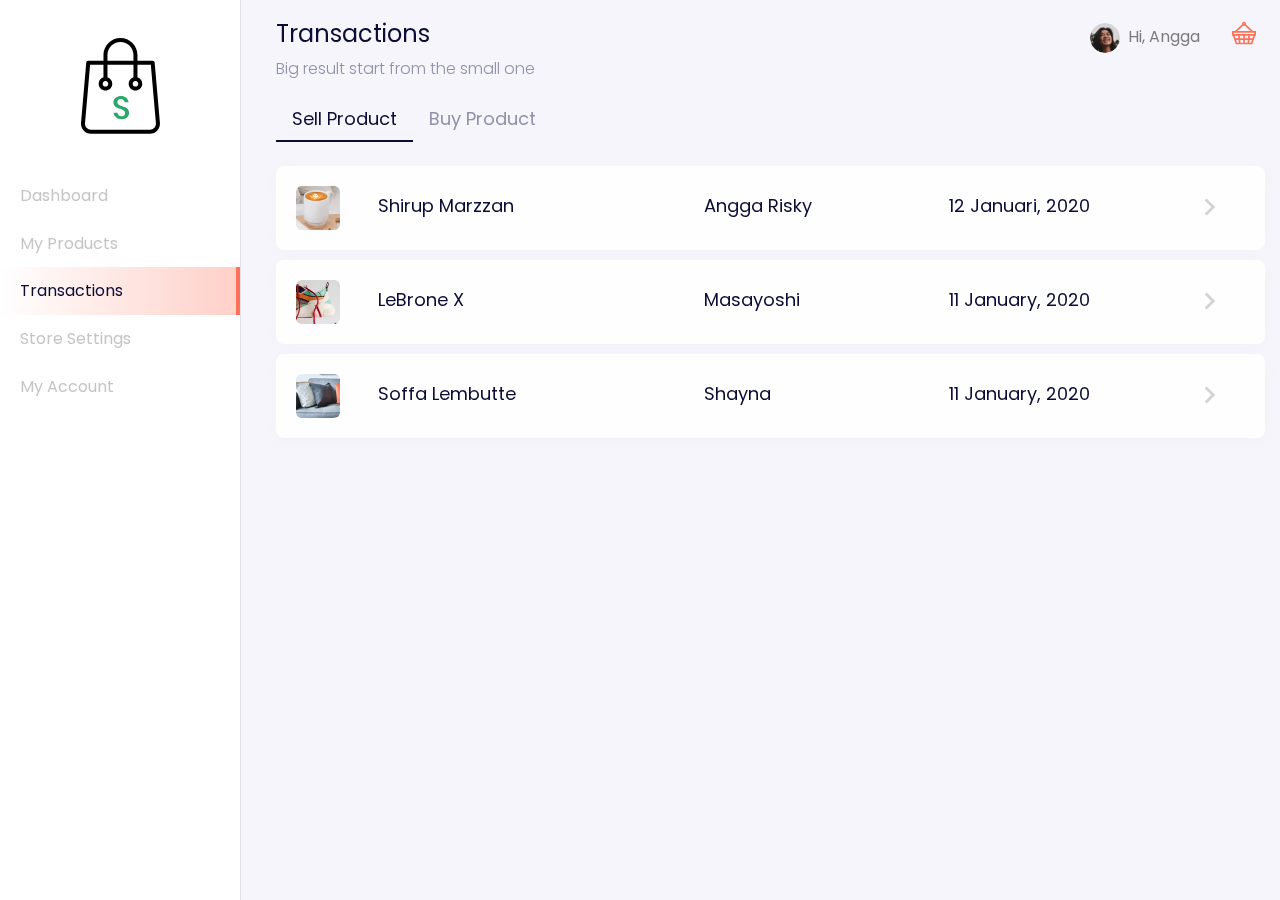
<file: dashboard-transactions.html>
<!DOCTYPE html>
<html lang="en">

<head>
  <meta charset="utf-8" />
  <meta name="viewport" content="width=device-width, initial-scale=1, shrink-to-fit=no" />
  <meta name="description" content="" />
  <meta name="author" content="" />

  <title>Dashboard - Your Best Marketplace</title>

  <link href="https://unpkg.com/aos@2.3.1/dist/aos.css" rel="stylesheet" />
  <link href="style/main.css" rel="stylesheet" />
</head>

<body>
  <div class="page-dashboard">
    <div class="d-flex" id="wrapper" data-aos="fade-right">
      <!-- Sidebar -->
      <div class="border-right" id="sidebar-wrapper">
        <div class="sidebar-heading text-center">
          <img src="/images/dashboard-store-logo.svg" alt="" class="my-4" />
        </div>
        <div class="list-group list-group-flush">
          <a href="/dashboard.html" class="list-group-item list-group-item-action">Dashboard</a>
          <a href="/dashboard-products.html" class="list-group-item list-group-item-action">My Products</a>
          <a href="/dashboard-transactions.html" class="list-group-item list-group-item-action active">Transactions</a>
          <a href="/dashboard-settings.html" class="list-group-item list-group-item-action">Store Settings</a>
          <a href="/dashboard-account.html" class="list-group-item list-group-item-action">My Account</a>
        </div>
      </div>
      <!-- /#sidebar-wrapper -->

      <!-- Page Content -->
      <div id="page-content-wrapper">
        <nav class="navbar navbar-store navbar-expand-lg navbar-light fixed-top" data-aos="fade-down">
          <button class="btn btn-secondary d-md-none mr-auto mr-2" id="menu-toggle">
            &laquo; Menu
          </button>

          <button class="navbar-toggler" type="button" data-toggle="collapse" data-target="#navbarSupportedContent"
            aria-controls="navbarSupportedContent" aria-expanded="false" aria-label="Toggle navigation">
            <span class="navbar-toggler-icon"></span>
          </button>

          <div class="collapse navbar-collapse" id="navbarSupportedContent">
            <ul class="navbar-nav ml-auto d-none d-lg-flex">
              <li class="nav-item dropdown">
                <a class="nav-link nav-link mt-1" href="#" id="navbarDropdown" role="button" data-toggle="dropdown"
                  aria-haspopup="true" aria-expanded="false">
                  <img src="/images/icon-user.png" alt="" class="rounded-circle mr-1 profile-picture" />
                  Hi, Angga
                </a>
                <div class="dropdown-menu" aria-labelledby="navbarDropdown">
                  <a class="dropdown-item" href="/index.html">Back to Store</a>
                  <a class="dropdown-item" href="/dashboard-account.html">Settings</a>
                  <div class="dropdown-divider"></div>
                  <a class="dropdown-item" href="/">Logout</a>
                </div>
              </li>
              <li class="nav-item">
                <a class="nav-link ml-3 mr-auto d-inline-block mt-1" href="#">
                  <img src="/images/icon-cart-empty.svg" alt="" />
                </a>
              </li>
            </ul>
            <!-- Mobile Menu -->
            <ul class="navbar-nav d-block d-lg-none mt-3">
              <li class="nav-item">
                <a class="nav-link" href="#">
                  Hi, Angga
                </a>
              </li>
              <li class="nav-item">
                <a class="nav-link d-inline-block" href="#">
                  Cart
                </a>
              </li>
            </ul>
          </div>
        </nav>

        <div class="section-content section-dashboard-home" data-aos="fade-up">
          <div class="container-fluid">
            <div class="dashboard-heading">
              <h2 class="dashboard-title">Transactions</h2>
              <p class="dashboard-subtitle">
                Big result start from the small one
              </p>
            </div>
            <div class="dashboard-content">
              <ul class="nav nav-pills" id="myTab" role="tablist">
                <li class="nav-item" role="presentation">
                  <a class="nav-link active" id="sell-tab" data-toggle="tab" href="#sell" role="tab"
                    aria-controls="sell" aria-selected="true">Sell Product</a>
                </li>
                <li class="nav-item" role="presentation">
                  <a class="nav-link" id="buy-tab" data-toggle="tab" href="#buy" role="tab" aria-controls="buy"
                    aria-selected="false">Buy Product</a>
                </li>
              </ul>
              <div class="tab-content" id="myTabContent">
                <div class="tab-pane fade show active" id="sell" role="tabpanel" aria-labelledby="sell-tab">
                  <div class="row mt-3">
                    <div class="col-12 mt-2">
                      <a class="card card-list d-block" href="/dashboard-transactions-details.html">
                        <div class="card-body">
                          <div class="row">
                            <div class="col-md-1">
                              <img src="/images/dashboard-icon-product-1.png" alt="" />
                            </div>
                            <div class="col-md-4">
                              Shirup Marzzan
                            </div>
                            <div class="col-md-3">
                              Angga Risky
                            </div>
                            <div class="col-md-3">
                              12 Januari, 2020
                            </div>
                            <div class="col-md-1 d-none d-md-block">
                              <img src="/images/dashboard-arrow-right.svg" alt="" />
                            </div>
                          </div>
                        </div>
                      </a>
                      <a class="card card-list d-block" href="/dashboard-transactions-details.html">
                        <div class="card-body">
                          <div class="row">
                            <div class="col-md-1">
                              <img src="/images/dashboard-icon-product-2.png" alt="" />
                            </div>
                            <div class="col-md-4">
                              LeBrone X
                            </div>
                            <div class="col-md-3">
                              Masayoshi
                            </div>
                            <div class="col-md-3">
                              11 January, 2020
                            </div>
                            <div class="col-md-1 d-none d-md-block">
                              <img src="/images/dashboard-arrow-right.svg" alt="" />
                            </div>
                          </div>
                        </div>
                      </a>
                      <a class="card card-list d-block" href="/dashboard-transactions-details.html">
                        <div class="card-body">
                          <div class="row">
                            <div class="col-md-1">
                              <img src="/images/dashboard-icon-product-3.png" alt="" />
                            </div>
                            <div class="col-md-4">
                              Soffa Lembutte
                            </div>
                            <div class="col-md-3">
                              Shayna
                            </div>
                            <div class="col-md-3">
                              11 January, 2020
                            </div>
                            <div class="col-md-1 d-none d-md-block">
                              <img src="/images/dashboard-arrow-right.svg" alt="" />
                            </div>
                          </div>
                        </div>
                      </a>
                    </div>
                  </div>
                </div>
                <div class="tab-pane fade" id="buy" role="tabpanel" aria-labelledby="buy-tab">
                  <div class="row mt-3">
                    <div class="col-12 mt-2">
                      <a class="card card-list d-block" href="/dashboard-transactions-details.html">
                        <div class="card-body">
                          <div class="row">
                            <div class="col-md-1">
                              <img src="/images/dashboard-icon-product-1.png" alt="" />
                            </div>
                            <div class="col-md-4">
                              Shirup Marzzan
                            </div>
                            <div class="col-md-3">
                              Angga Risky
                            </div>
                            <div class="col-md-3">
                              12 Januari, 2020
                            </div>
                            <div class="col-md-1 d-none d-md-block">
                              <img src="/images/dashboard-arrow-right.svg" alt="" />
                            </div>
                          </div>
                        </div>
                      </a>
                    </div>
                  </div>
                </div>
              </div>
            </div>
          </div>
        </div>
      </div>
      <!-- /#page-content-wrapper -->
    </div>
  </div>
  <!-- Bootstrap core JavaScript -->
  <script src="/vendor/jquery/jquery.slim.min.js"></script>
  <script src="/vendor/bootstrap/js/bootstrap.bundle.min.js"></script>
  <script src="https://unpkg.com/aos@2.3.1/dist/aos.js"></script>
  <script>
    AOS.init();
  </script>
  <!-- Menu Toggle Script -->
  <script>
    $("#menu-toggle").click(function (e) {
      e.preventDefault();
      $("#wrapper").toggleClass("toggled");
    });
  </script>
</body>

</html>
</file>
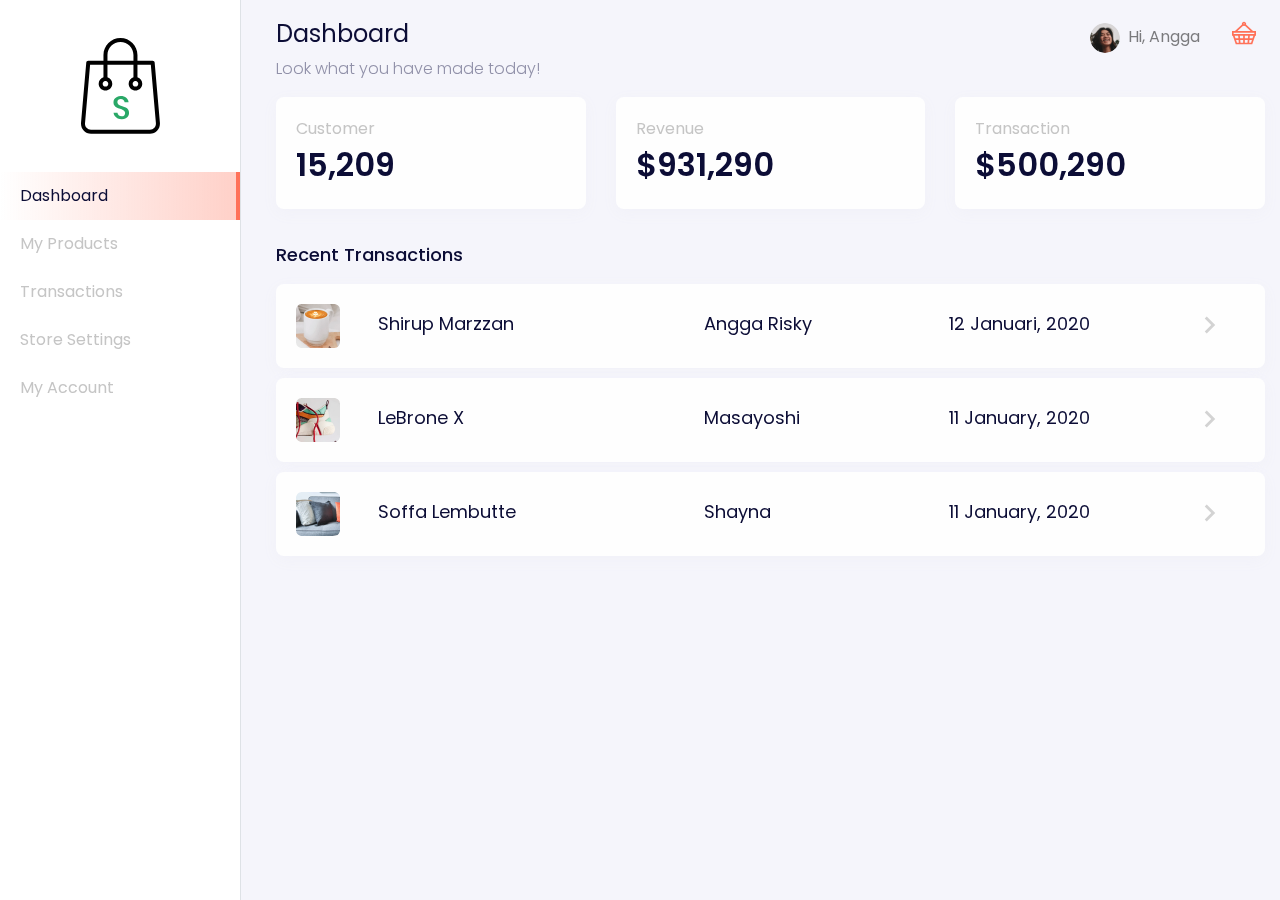
<file: dashboard.html>
<!DOCTYPE html>
<html lang="en">

<head>
  <meta charset="utf-8" />
  <meta name="viewport" content="width=device-width, initial-scale=1, shrink-to-fit=no" />
  <meta name="description" content="" />
  <meta name="author" content="" />

  <title>Dashboard - Your Best Marketplace</title>

  <link href="https://unpkg.com/aos@2.3.1/dist/aos.css" rel="stylesheet" />
  <link href="style/main.css" rel="stylesheet" />
</head>

<body>
  <div class="page-dashboard">
    <div class="d-flex" id="wrapper" data-aos="fade-right">
      <!-- Sidebar -->
      <div class="border-right" id="sidebar-wrapper">
        <div class="sidebar-heading text-center">
          <img src="/images/dashboard-store-logo.svg" alt="" class="my-4" />
        </div>
        <div class="list-group list-group-flush">
          <a href="/dashboard.html" class="list-group-item list-group-item-action active">Dashboard</a>
          <a href="/dashboard-products.html" class="list-group-item list-group-item-action">My Products</a>
          <a href="/dashboard-transactions.html" class="list-group-item list-group-item-action">Transactions</a>
          <a href="/dashboard-settings.html" class="list-group-item list-group-item-action">Store Settings</a>
          <a href="/dashboard-account.html" class="list-group-item list-group-item-action">My Account</a>
        </div>
      </div>
      <!-- /#sidebar-wrapper -->

      <!-- Page Content -->
      <div id="page-content-wrapper">
        <nav class="navbar navbar-store navbar-expand-lg navbar-light fixed-top" data-aos="fade-down">
          <button class="btn btn-secondary d-md-none mr-auto mr-2" id="menu-toggle">
            &laquo; Menu
          </button>

          <button class="navbar-toggler" type="button" data-toggle="collapse" data-target="#navbarSupportedContent"
            aria-controls="navbarSupportedContent" aria-expanded="false" aria-label="Toggle navigation">
            <span class="navbar-toggler-icon"></span>
          </button>

          <div class="collapse navbar-collapse" id="navbarSupportedContent">
            <ul class="navbar-nav ml-auto d-none d-lg-flex">
              <li class="nav-item dropdown">
                <a class="nav-link nav-link mt-1" href="#" id="navbarDropdown" role="button" data-toggle="dropdown"
                  aria-haspopup="true" aria-expanded="false">
                  <img src="/images/icon-user.png" alt="" class="rounded-circle mr-1 profile-picture" />
                  Hi, Angga
                </a>
                <div class="dropdown-menu" aria-labelledby="navbarDropdown">
                  <a class="dropdown-item" href="/index.html">Back to Store</a>
                  <a class="dropdown-item" href="/dashboard-account.html">Settings</a>
                  <div class="dropdown-divider"></div>
                  <a class="dropdown-item" href="/">Logout</a>
                </div>
              </li>
              <li class="nav-item">
                <a class="nav-link ml-3 mr-auto d-inline-block mt-1" href="#">
                  <img src="/images/icon-cart-empty.svg" alt="" />
                </a>
              </li>
            </ul>
            <!-- Mobile Menu -->
            <ul class="navbar-nav d-block d-lg-none mt-3">
              <li class="nav-item">
                <a class="nav-link" href="#">
                  Hi, Angga
                </a>
              </li>
              <li class="nav-item">
                <a class="nav-link d-inline-block" href="#">
                  Cart
                </a>
              </li>
            </ul>
          </div>
        </nav>

        <div class="section-content section-dashboard-home" data-aos="fade-up">
          <div class="container-fluid">
            <div class="dashboard-heading">
              <h2 class="dashboard-title">Dashboard</h2>
              <p class="dashboard-subtitle">
                Look what you have made today!
              </p>
            </div>
            <div class="dashboard-content">
              <div class="row">
                <div class="col-md-4">
                  <div class="card mb-2">
                    <div class="card-body">
                      <div class="dashboard-card-title">
                        Customer
                      </div>
                      <div class="dashboard-card-subtitle">
                        15,209
                      </div>
                    </div>
                  </div>
                </div>
                <div class="col-md-4">
                  <div class="card mb-2">
                    <div class="card-body">
                      <div class="dashboard-card-title">
                        Revenue
                      </div>
                      <div class="dashboard-card-subtitle">
                        $931,290
                      </div>
                    </div>
                  </div>
                </div>
                <div class="col-md-4">
                  <div class="card mb-2">
                    <div class="card-body">
                      <div class="dashboard-card-title">
                        Transaction
                      </div>
                      <div class="dashboard-card-subtitle">
                        $500,290
                      </div>
                    </div>
                  </div>
                </div>
              </div>
              <div class="row mt-3">
                <div class="col-12 mt-2">
                  <h5 class="mb-3">Recent Transactions</h5>
                  <a class="card card-list d-block" href="/dashboard-transactions-details.html">
                    <div class="card-body">
                      <div class="row">
                        <div class="col-md-1">
                          <img src="/images/dashboard-icon-product-1.png" alt="" />
                        </div>
                        <div class="col-md-4">
                          Shirup Marzzan
                        </div>
                        <div class="col-md-3">
                          Angga Risky
                        </div>
                        <div class="col-md-3">
                          12 Januari, 2020
                        </div>
                        <div class="col-md-1 d-none d-md-block">
                          <img src="/images/dashboard-arrow-right.svg" alt="" />
                        </div>
                      </div>
                    </div>
                  </a>
                  <a class="card card-list d-block" href="/dashboard-transactions-details.html">
                    <div class="card-body">
                      <div class="row">
                        <div class="col-md-1">
                          <img src="/images/dashboard-icon-product-2.png" alt="" />
                        </div>
                        <div class="col-md-4">
                          LeBrone X
                        </div>
                        <div class="col-md-3">
                          Masayoshi
                        </div>
                        <div class="col-md-3">
                          11 January, 2020
                        </div>
                        <div class="col-md-1 d-none d-md-block">
                          <img src="/images/dashboard-arrow-right.svg" alt="" />
                        </div>
                      </div>
                    </div>
                  </a>
                  <a class="card card-list d-block" href="/dashboard-transactions-details.html">
                    <div class="card-body">
                      <div class="row">
                        <div class="col-md-1">
                          <img src="/images/dashboard-icon-product-3.png" alt="" />
                        </div>
                        <div class="col-md-4">
                          Soffa Lembutte
                        </div>
                        <div class="col-md-3">
                          Shayna
                        </div>
                        <div class="col-md-3">
                          11 January, 2020
                        </div>
                        <div class="col-md-1 d-none d-md-block">
                          <img src="/images/dashboard-arrow-right.svg" alt="" />
                        </div>
                      </div>
                    </div>
                  </a>
                </div>
              </div>
            </div>
          </div>
        </div>
      </div>
      <!-- /#page-content-wrapper -->
    </div>
  </div>
  <!-- Bootstrap core JavaScript -->
  <script src="/vendor/jquery/jquery.slim.min.js"></script>
  <script src="/vendor/bootstrap/js/bootstrap.bundle.min.js"></script>
  <script src="https://unpkg.com/aos@2.3.1/dist/aos.js"></script>
  <script>
    AOS.init();
  </script>
  <!-- Menu Toggle Script -->
  <script>
    $("#menu-toggle").click(function (e) {
      e.preventDefault();
      $("#wrapper").toggleClass("toggled");
    });
  </script>
</body>

</html>
</file>
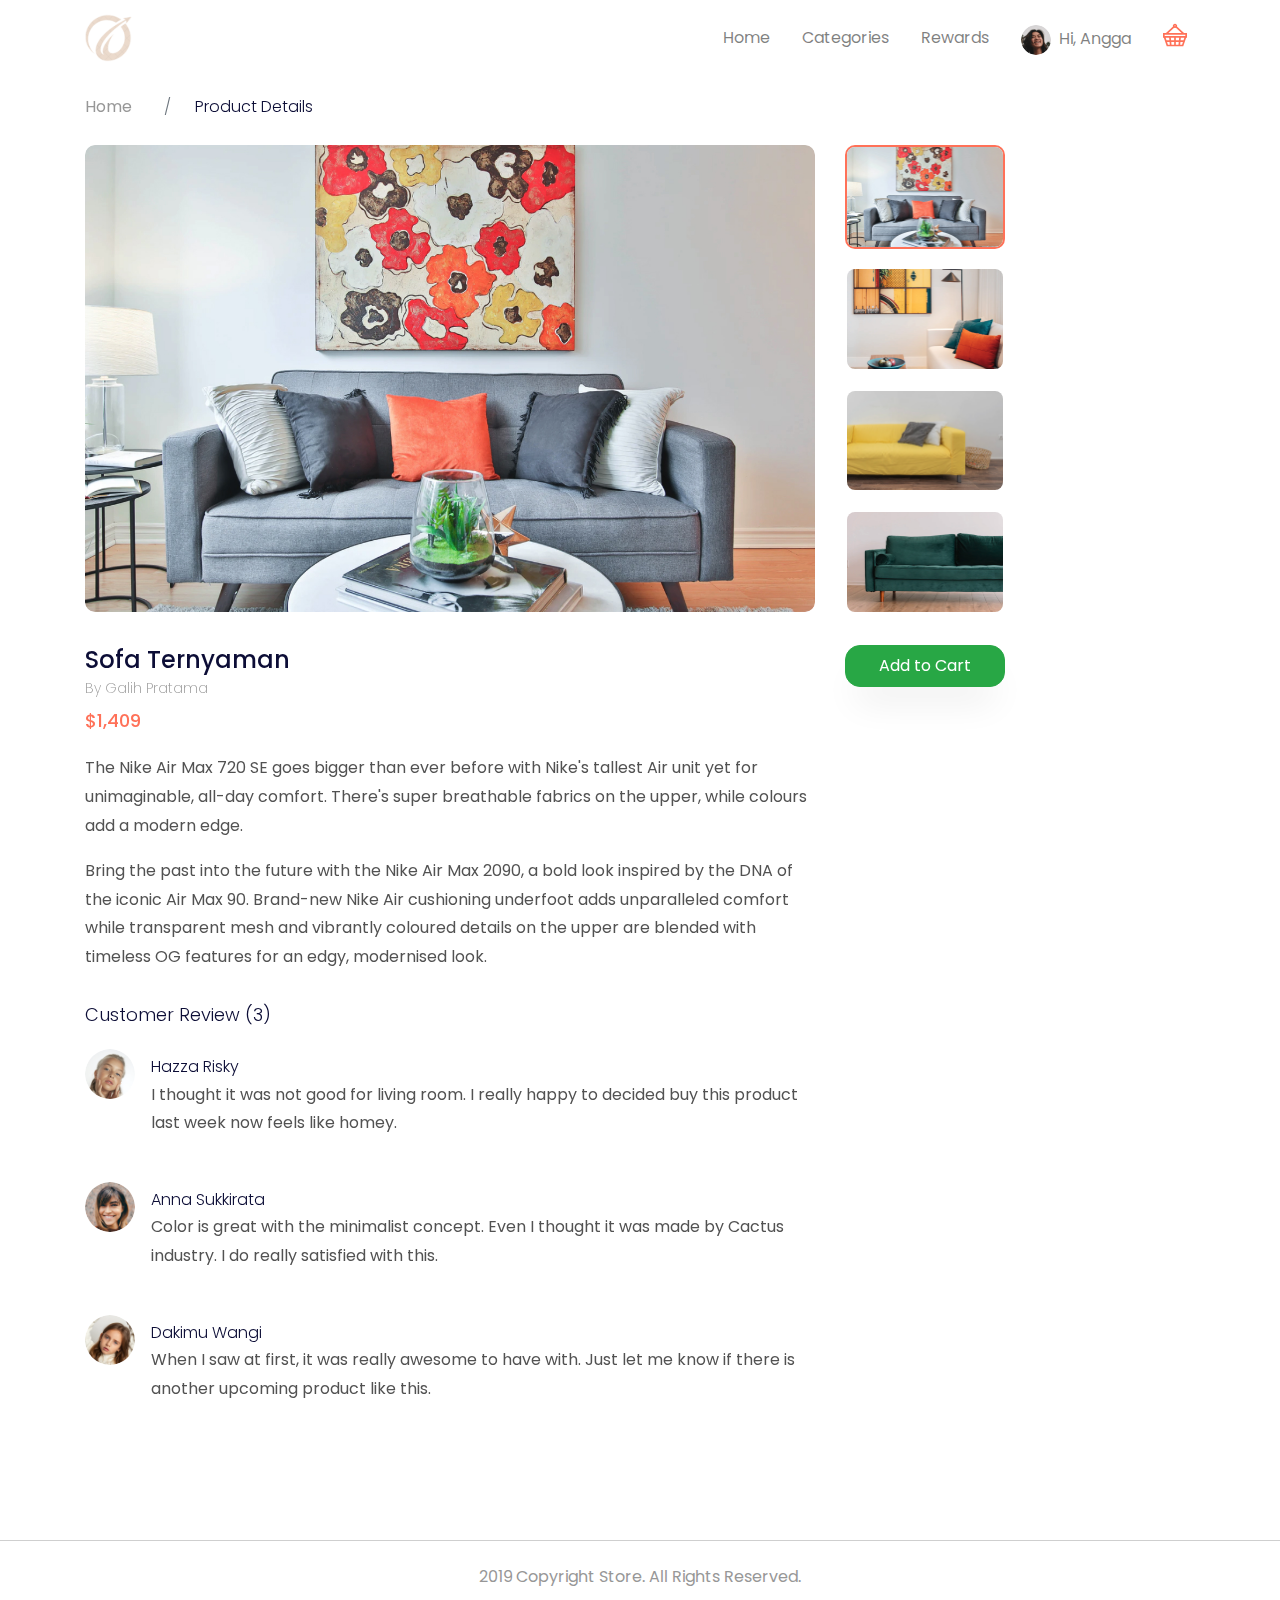
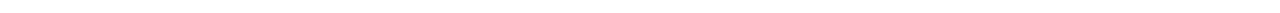
<file: details.html>
<!DOCTYPE html>
<html lang="en">

<head>
  <meta charset="utf-8" />
  <meta name="viewport" content="width=device-width, initial-scale=1, shrink-to-fit=no" />
  <meta name="description" content="" />
  <meta name="author" content="" />

  <title>Store - Your Best Marketplace</title>

  <link href="https://unpkg.com/aos@2.3.1/dist/aos.css" rel="stylesheet" />
  <link href="style/main.css" rel="stylesheet" />
</head>

<body>
  <!-- Navigation -->
  <nav class="navbar navbar-expand-lg navbar-light navbar-store fixed-top navbar-fixed-top" data-aos="fade-down"
    aria-label="Navbar">
    <div class="container">
      <a class="navbar-brand" href="/">
        <img src="/images/logo4.svg" class="logo" alt="" />
      </a>
      <button class="navbar-toggler" type="button" data-toggle="collapse" data-target="#navbarResponsive"
        aria-controls="navbarResponsive" aria-expanded="false" aria-label="Toggle navigation">
        <span class="navbar-toggler-icon"></span>
      </button>
      <div class="collapse navbar-collapse " id="navbarResponsive">
        <ul class="navbar-nav ml-auto">
          <li class="nav-item">
            <a class="nav-link ml-lg-3 mr-auto" href="/">Home </a>
          </li>
          <li class="nav-item">
            <a class="nav-link ml-lg-3 mr-auto" href="/categories.html">Categories</a>
          </li>
          <li class="nav-item">
            <a class="nav-link ml-lg-3 mr-auto" href="#">Rewards</a>
          </li>
        </ul>

        <!-- Desktop Menu -->
        <ul class="navbar-nav d-none d-lg-flex">
          <li class="nav-item dropdown">
            <a class="nav-link mt-1 ml-3 mr-auto" href="#" id="navbarDropdown" role="button" data-toggle="dropdown"
              aria-haspopup="true" aria-expanded="false">
              <img src="/images/icon-user.png" alt="" class="rounded-circle mr-1 profile-picture" />
              Hi, Angga
            </a>
            <div class="dropdown-menu" aria-labelledby="navbarDropdown">
              <a class="dropdown-item" href="/dashboard.html">Dashboard</a>
              <a class="dropdown-item" href="/dashboard-account.html">Settings</a>
              <div class="dropdown-divider"></div>
              <a class="dropdown-item" href="/">Logout</a>
            </div>
          </li>
          <li class="nav-item">
            <a class="nav-link ml-3 mr-auto d-inline-block mt-1" href="#">
              <img src="/images/icon-cart-empty.svg" alt="" />
            </a>
          </li>
        </ul>

        <!-- Mobile Menu -->
        <ul class="navbar-nav d-block d-lg-none">
          <li class="nav-item">
            <a class="nav-link" href="#">
              Hi, Angga
            </a>
          </li>
          <li class="nav-item">
            <a class="nav-link d-inline-block" href="#">
              Cart
            </a>
          </li>
        </ul>
      </div>
    </div>
  </nav>

  <!-- Page Content -->
  <div class="page-content page-details">
    <section class="store-breadcrumbs" data-aos="fade-down" data-aos-delay="100">
      <div class="container">
        <div class="row">
          <div class="col-12">
            <nav aria-label="breadcrumb">
              <ol class="breadcrumb">
                <li class="breadcrumb-item"><a href="/">Home</a></li>
                <li class="breadcrumb-item active" aria-current="page">
                  Product Details
                </li>
              </ol>
            </nav>
          </div>
        </div>
      </div>
    </section>
    <section class="store-gallery" id="gallery">
      <div class="container">
        <div class="row">
          <div class="col-lg-8" data-aos="zoom-in">
            <transition name="slide-fade" mode="out-in">
              <img :key="photos[activePhoto].id" :src="photos[activePhoto].url" class="w-100 main-image" alt="" />
            </transition>
          </div>
          <div class="col-lg-2">
            <div class="row">
              <div class="col-3 col-lg-12 mt-2 mt-lg-0" v-for="(photo, index) in photos" :key="photo.id"
                data-aos="zoom-in" data-aos-delay="100">
                <a href="#" @click="changeActive(index)">
                  <img :src="photo.url" class="w-100 thumbnail-image" :class="{ active: index == activePhoto }"
                    alt="" />
                </a>
              </div>
            </div>
          </div>
        </div>
      </div>
    </section>
    <div class="store-details-container" data-aos="fade-up">
      <section class="store-heading">
        <div class="container">
          <div class="row">
            <div class="col-lg-8">
              <h1>Sofa Ternyaman</h1>
              <div class="owner">By Galih Pratama</div>
              <div class="price">$1,409</div>
            </div>
            <div class="col-lg-2" data-aos="zoom-in">
              <a class="btn btn-success nav-link px-4 text-white btn-block mb-3" href="/cart.html">Add to Cart</a>
            </div>
          </div>
        </div>
      </section>
      <section class="store-description">
        <div class="container">
          <div class="row">
            <div class="col-12 col-lg-8">
              <p>
                The Nike Air Max 720 SE goes bigger than ever before with
                Nike's tallest Air unit yet for unimaginable, all-day comfort.
                There's super breathable fabrics on the upper, while colours
                add a modern edge.
              </p>
              <p>
                Bring the past into the future with the Nike Air Max 2090, a
                bold look inspired by the DNA of the iconic Air Max 90.
                Brand-new Nike Air cushioning underfoot adds unparalleled
                comfort while transparent mesh and vibrantly coloured details
                on the upper are blended with timeless OG features for an
                edgy, modernised look.
              </p>
            </div>
          </div>
        </div>
      </section>
      <section class="store-review">
        <div class="container">
          <div class="row">
            <div class="col-12 col-lg-8 mt-3 mb-3">
              <h5>Customer Review (3)</h5>
            </div>
          </div>
          <div class="row">
            <div class="col-12 col-lg-8">
              <ul class="list-unstyled">
                <li class="media">
                  <img src="/images/icon-testimonial-1.png" class="mr-3 rounded-circle" alt="" />
                  <div class="media-body">
                    <h5 class="mt-2 mb-1">Hazza Risky</h5>
                    I thought it was not good for living room. I really happy
                    to decided buy this product last week now feels like
                    homey.
                  </div>
                </li>
                <li class="media my-4">
                  <img src="/images/icon-testimonial-2.png" class="mr-3 rounded-circle" alt="" />
                  <div class="media-body">
                    <h5 class="mt-2 mb-1">Anna Sukkirata</h5>
                    Color is great with the minimalist concept. Even I thought
                    it was made by Cactus industry. I do really satisfied with
                    this.
                  </div>
                </li>
                <li class="media">
                  <img src="/images/icon-testimonial-3.png" class="mr-3 rounded-circle" alt="" />
                  <div class="media-body">
                    <h5 class="mt-2 mb-1">Dakimu Wangi</h5>
                    When I saw at first, it was really awesome to have with.
                    Just let me know if there is another upcoming product like
                    this.
                  </div>
                </li>
              </ul>
            </div>
          </div>
        </div>
      </section>
    </div>
  </div>

  <footer>
    <div class="container">
      <div class="row">
        <div class="col-12 text-center">
          <p class="pt-4 pb-2">
            2019 Copyright Store. All Rights Reserved.
          </p>
        </div>
      </div>
    </div>
  </footer>

  <!-- Bootstrap core JavaScript -->
  <script src="/vendor/jquery/jquery.slim.min.js"></script>
  <script src="/vendor/bootstrap/js/bootstrap.bundle.min.js"></script>
  <script src="https://unpkg.com/aos@2.3.1/dist/aos.js"></script>
  <script>
    AOS.init();
  </script>
  <script src="/vendor/vue/vue.js"></script>
  <script>
    var gallery = new Vue({
      el: "#gallery",
      mounted() {
        AOS.init();
      },
      data: {
        activePhoto: 0,
        photos: [{
            id: 1,
            url: "/images/product-details-1.jpg",
          },
          {
            id: 2,
            url: "/images/product-details-2.jpg",
          },
          {
            id: 3,
            url: "/images/product-details-3.jpg",
          },
          {
            id: 4,
            url: "/images/product-details-4.jpg",
          },
        ],
      },
      methods: {
        changeActive(id) {
          this.activePhoto = id;
        },
      },
    });
  </script>

  <script src="/script/navbar-scroll.js"></script>
</body>

</html>
</file>
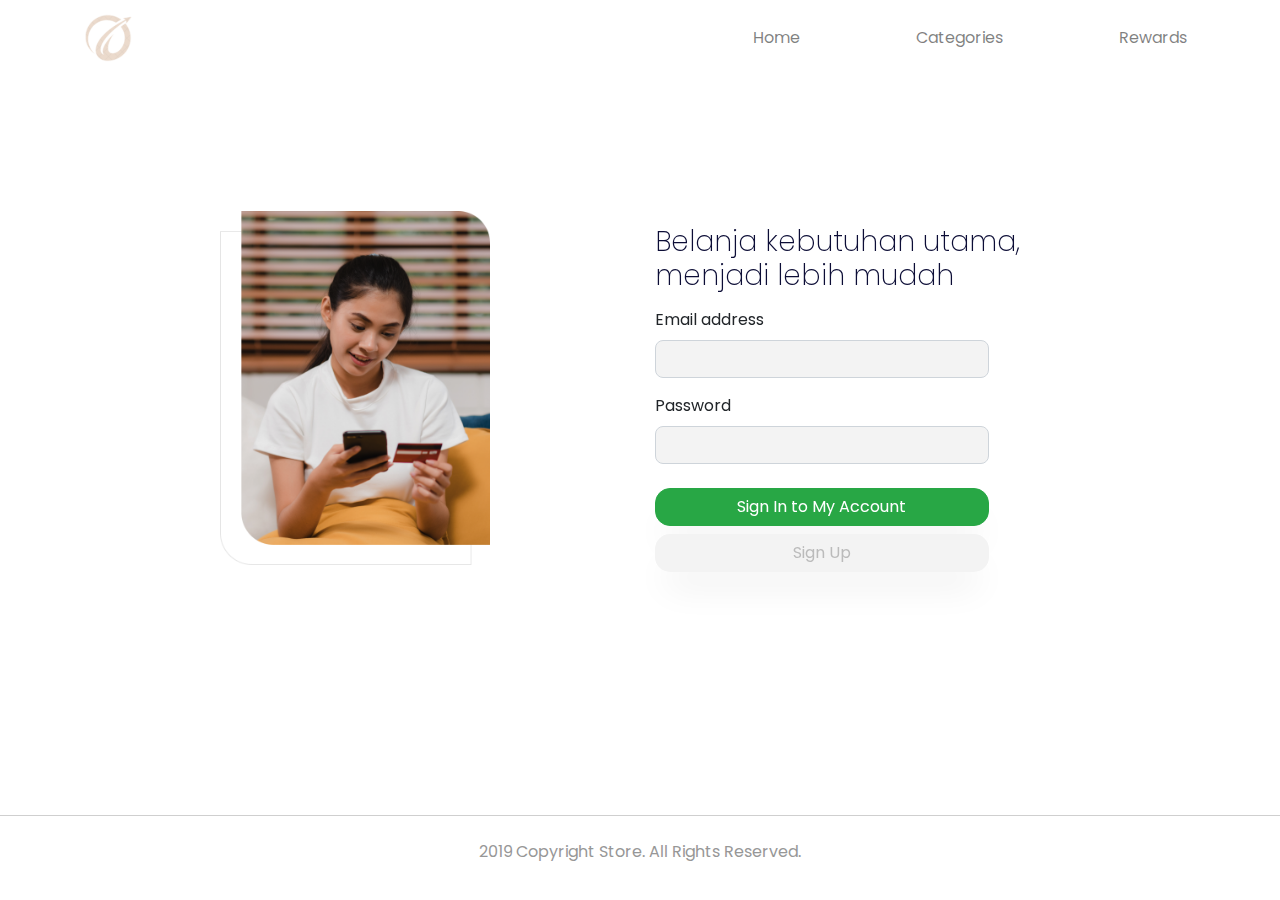
<file: login.html>
<!DOCTYPE html>
<html lang="en">

<head>
  <meta charset="utf-8" />
  <meta name="viewport" content="width=device-width, initial-scale=1, shrink-to-fit=no" />
  <meta name="description" content="" />
  <meta name="author" content="" />

  <title>Store - Your Best Marketplace</title>

  <link href="https://unpkg.com/aos@2.3.1/dist/aos.css" rel="stylesheet" />
  <link href="style/main.css" rel="stylesheet" />
</head>

<body>
  <!-- Navigation -->
  <nav class="navbar navbar-expand-lg navbar-light navbar-store fixed-top navbar-fixed-top" data-aos="fade-down">
    <div class="container">
      <a class="navbar-brand" href="/">
        <img src="/images/logo4.svg" class="logo" alt="" />
      </a>
      <button class="navbar-toggler" type="button" data-toggle="collapse" data-target="#navbarResponsive"
        aria-controls="navbarResponsive" aria-expanded="false" aria-label="Toggle navigation">
        <span class="navbar-toggler-icon"></span>
      </button>
      <div class="collapse navbar-collapse" id="navbarResponsive">
        <ul class="navbar-nav ml-auto">
          <li class="nav-item">
            <a class="nav-link" href="/">Home </a>
          </li>
          <li class="nav-item">
            <a class="nav-link" href="/categories.html">Categories</a>
          </li>
          <li class="nav-item">
            <a class="nav-link" href="#">Rewards</a>
          </li>
        </ul>
      </div>
    </div>
  </nav>

  <!-- Page Content -->
  <div class="page-content page-auth">
    <div class="section-store-auth" data-aos="fade-up">
      <div class="container">
        <div class="row align-items-center row-login">
          <div class="col-lg-6 text-center">
            <img src="/images/login-placeholder.png" alt="" class="w-50 mb-4 mb-lg-none" />
          </div>
          <div class="col-lg-5">
            <h2>
              Belanja kebutuhan utama, <br />
              menjadi lebih mudah
            </h2>
            <form class="mt-3 width-form">
              <div class="form-group">
                <label>Email address</label>
                <input type="email" class="form-control" aria-describedby="emailHelp" />
              </div>
              <div class="form-group">
                <label>Password</label>
                <input type="password" class="form-control" />
              </div>
              <a class="btn btn-success btn-block mt-4" href="/login.html">
                Sign In to My Account
              </a>
              <a class="btn btn-signup btn-block mt-2" href="/register.html">
                Sign Up
              </a>
            </form>
          </div>
        </div>
      </div>
    </div>
  </div>

  <footer>
    <div class="container">
      <div class="row">
        <div class="col-12 text-center">
          <p class="pt-4 pb-2">
            2019 Copyright Store. All Rights Reserved.
          </p>
        </div>
      </div>
    </div>
  </footer>

  <!-- Bootstrap core JavaScript -->
  <script src="/vendor/jquery/jquery.slim.min.js"></script>
  <script src="/vendor/bootstrap/js/bootstrap.bundle.min.js"></script>
  <script src="https://unpkg.com/aos@2.3.1/dist/aos.js"></script>
  <script>
    AOS.init();
  </script>
  <script src="/script/navbar-scroll.js"></script>
</body>

</html>
</file>
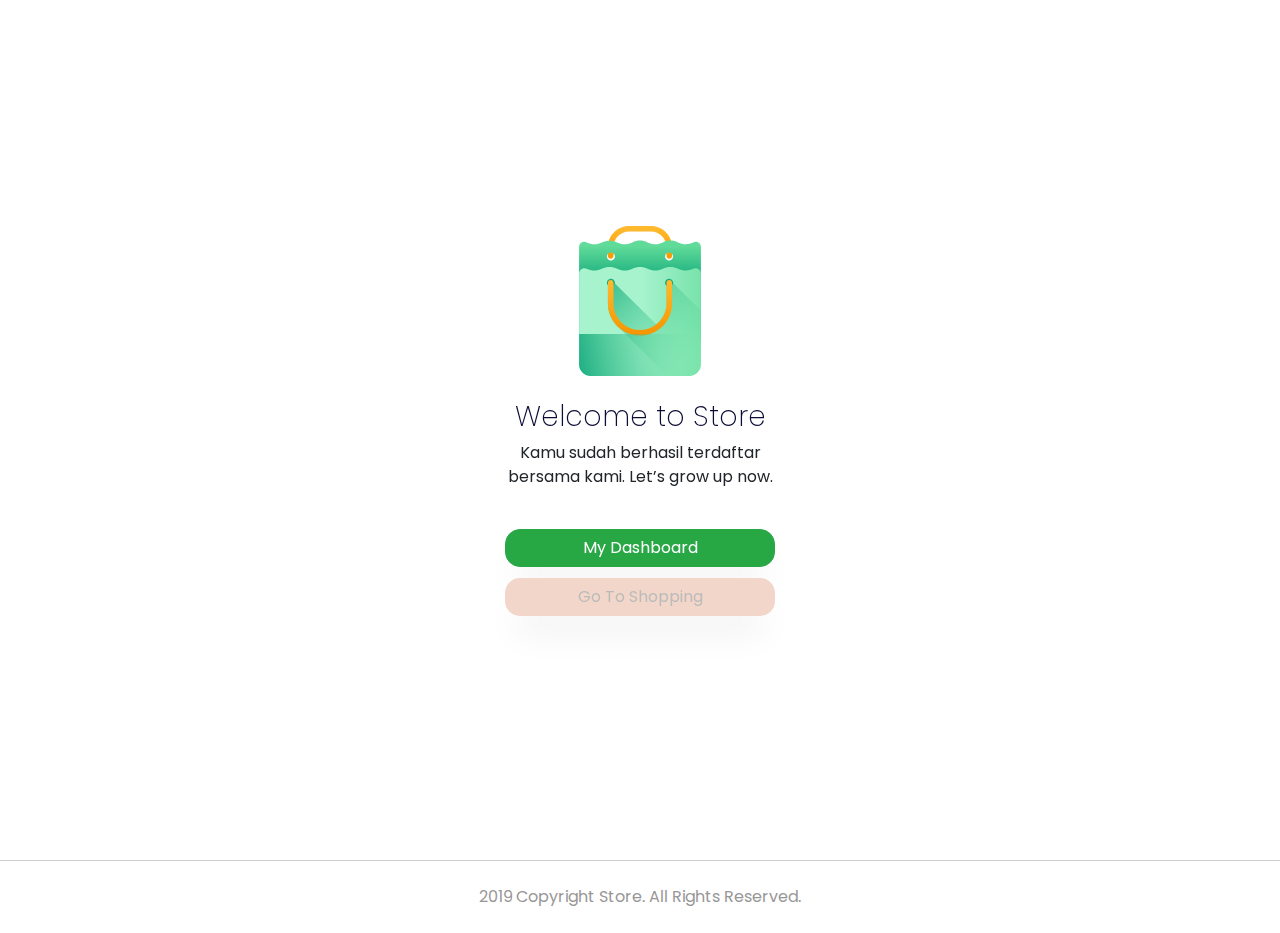
<file: register-success.html>
<!DOCTYPE html>
<html lang="en">
  <head>
    <meta charset="utf-8" />
    <meta
      name="viewport"
      content="width=device-width, initial-scale=1, shrink-to-fit=no"
    />
    <meta name="description" content="" />
    <meta name="author" content="" />

    <title>Store - Your Best Marketplace</title>

    <link href="https://unpkg.com/aos@2.3.1/dist/aos.css" rel="stylesheet" />
    <link href="style/main.css" rel="stylesheet" />
  </head>

  <body>
    <!-- Page Content -->
    <div class="page-content page-success">
      <div class="section-success" data-aos="zoom-in">
        <div class="container">
          <div class="row align-items-center row-login justify-content-center">
            <div class="col-lg-6 text-center">
              <img src="/images/success.svg" alt="" class="mb-4" />
              <h2>
                Welcome to Store
              </h2>
              <p>
                Kamu sudah berhasil terdaftar <br />
                bersama kami. Let’s grow up now.
              </p>
              <div>
                <a class="btn btn-success w-50 mt-4" href="/dashboard.html">
                  My Dashboard
                </a>
                <a class="btn btn-signup w-50 mt-2" href="/index.html">
                  Go To Shopping
                </a>
              </div>
            </div>
          </div>
        </div>
      </div>
    </div>

    <footer>
      <div class="container">
        <div class="row">
          <div class="col-12 text-center">
            <p class="pt-4 pb-2">
              2019 Copyright Store. All Rights Reserved.
            </p>
          </div>
        </div>
      </div>
    </footer>

    <!-- Bootstrap core JavaScript -->
    <script src="/vendor/jquery/jquery.slim.min.js"></script>
    <script src="/vendor/bootstrap/js/bootstrap.bundle.min.js"></script>
    <script src="https://unpkg.com/aos@2.3.1/dist/aos.js"></script>
    <script>
      AOS.init();
    </script>
    <script src="/script/navbar-scroll.js"></script>
  </body>
</html>
</file>
